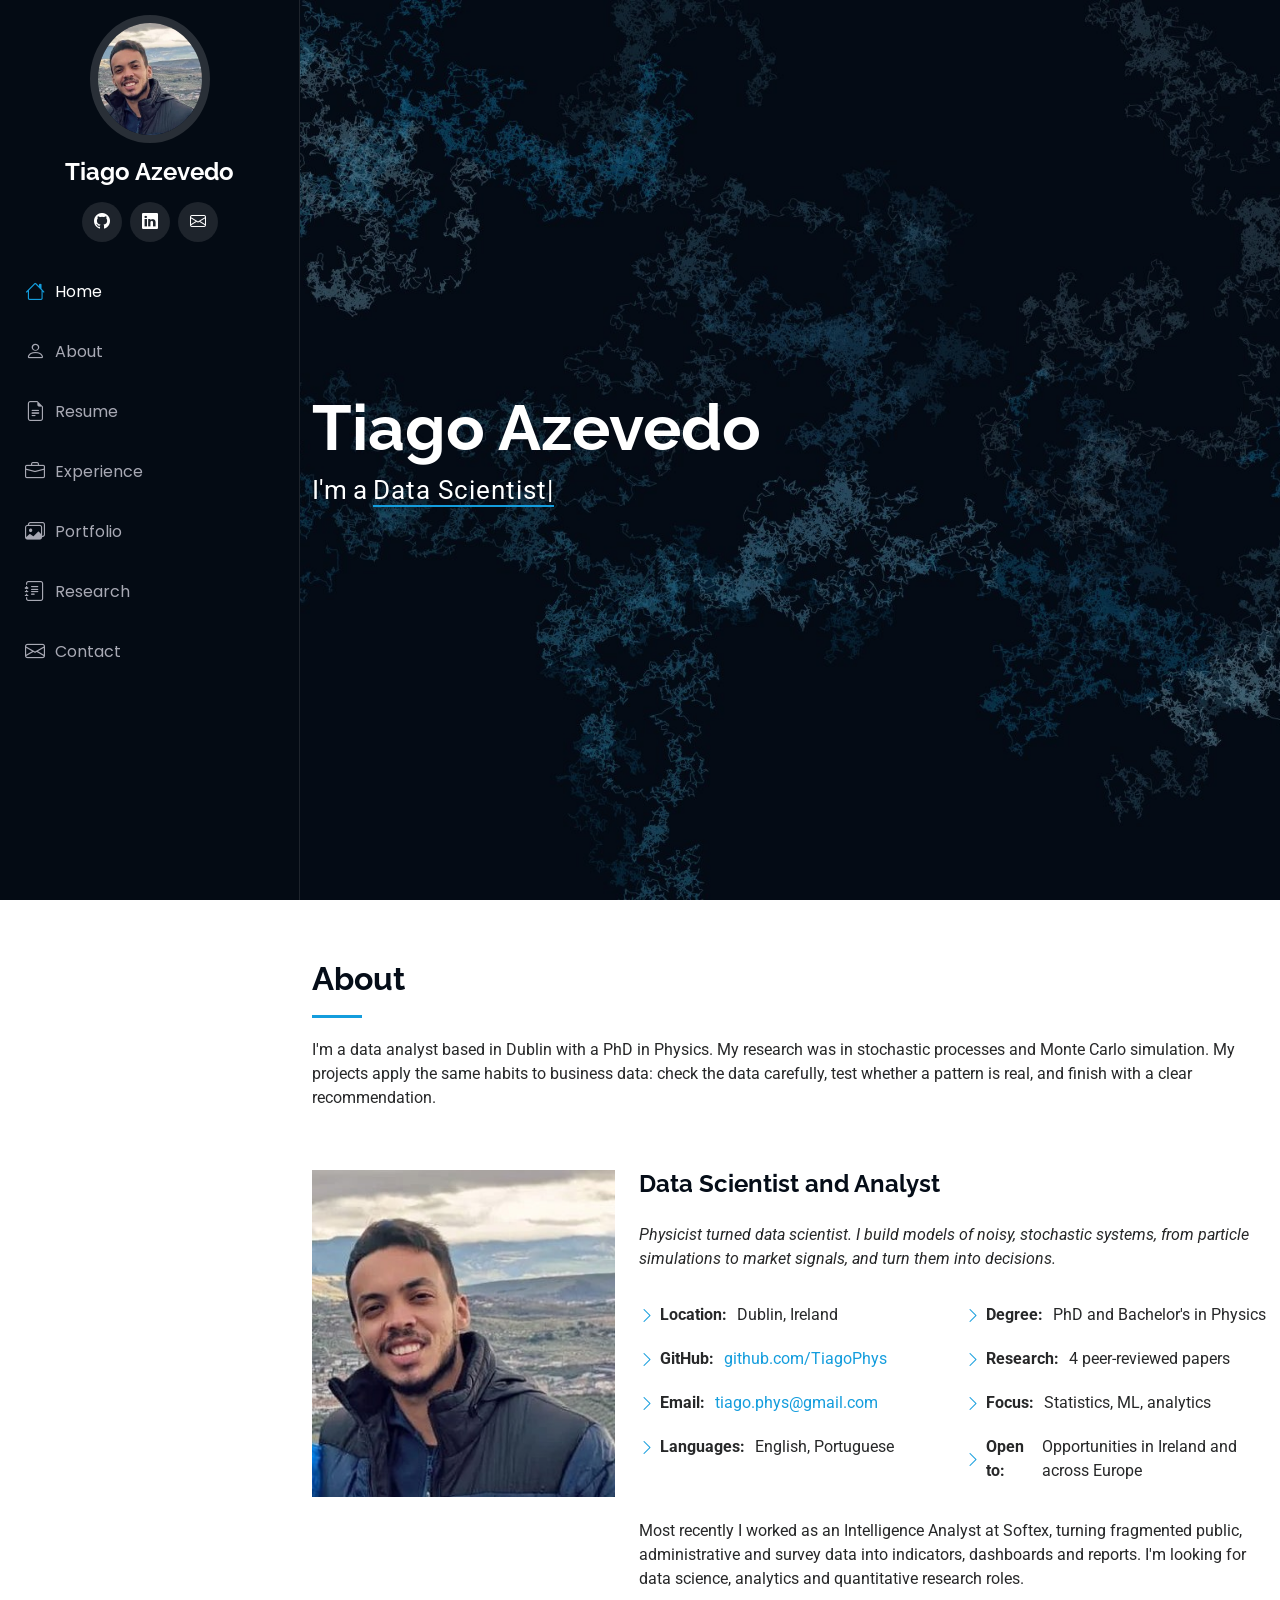
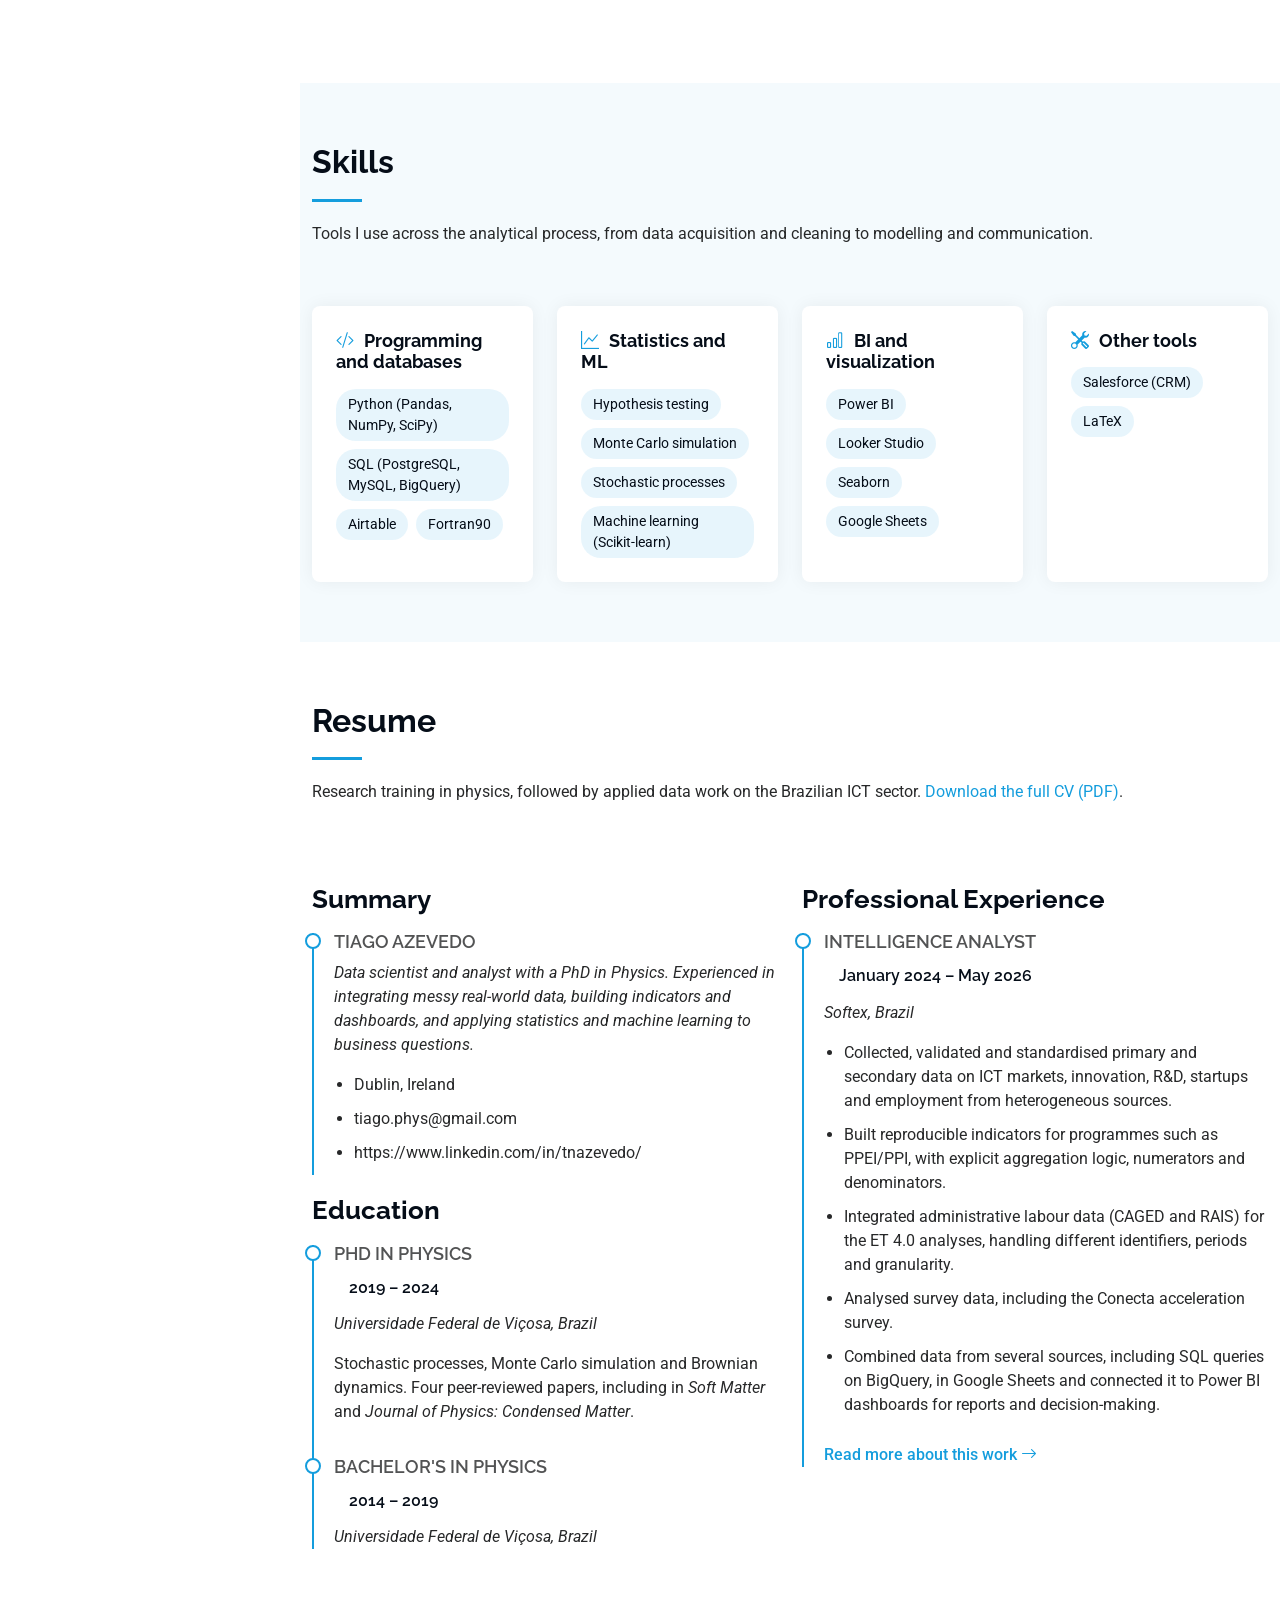
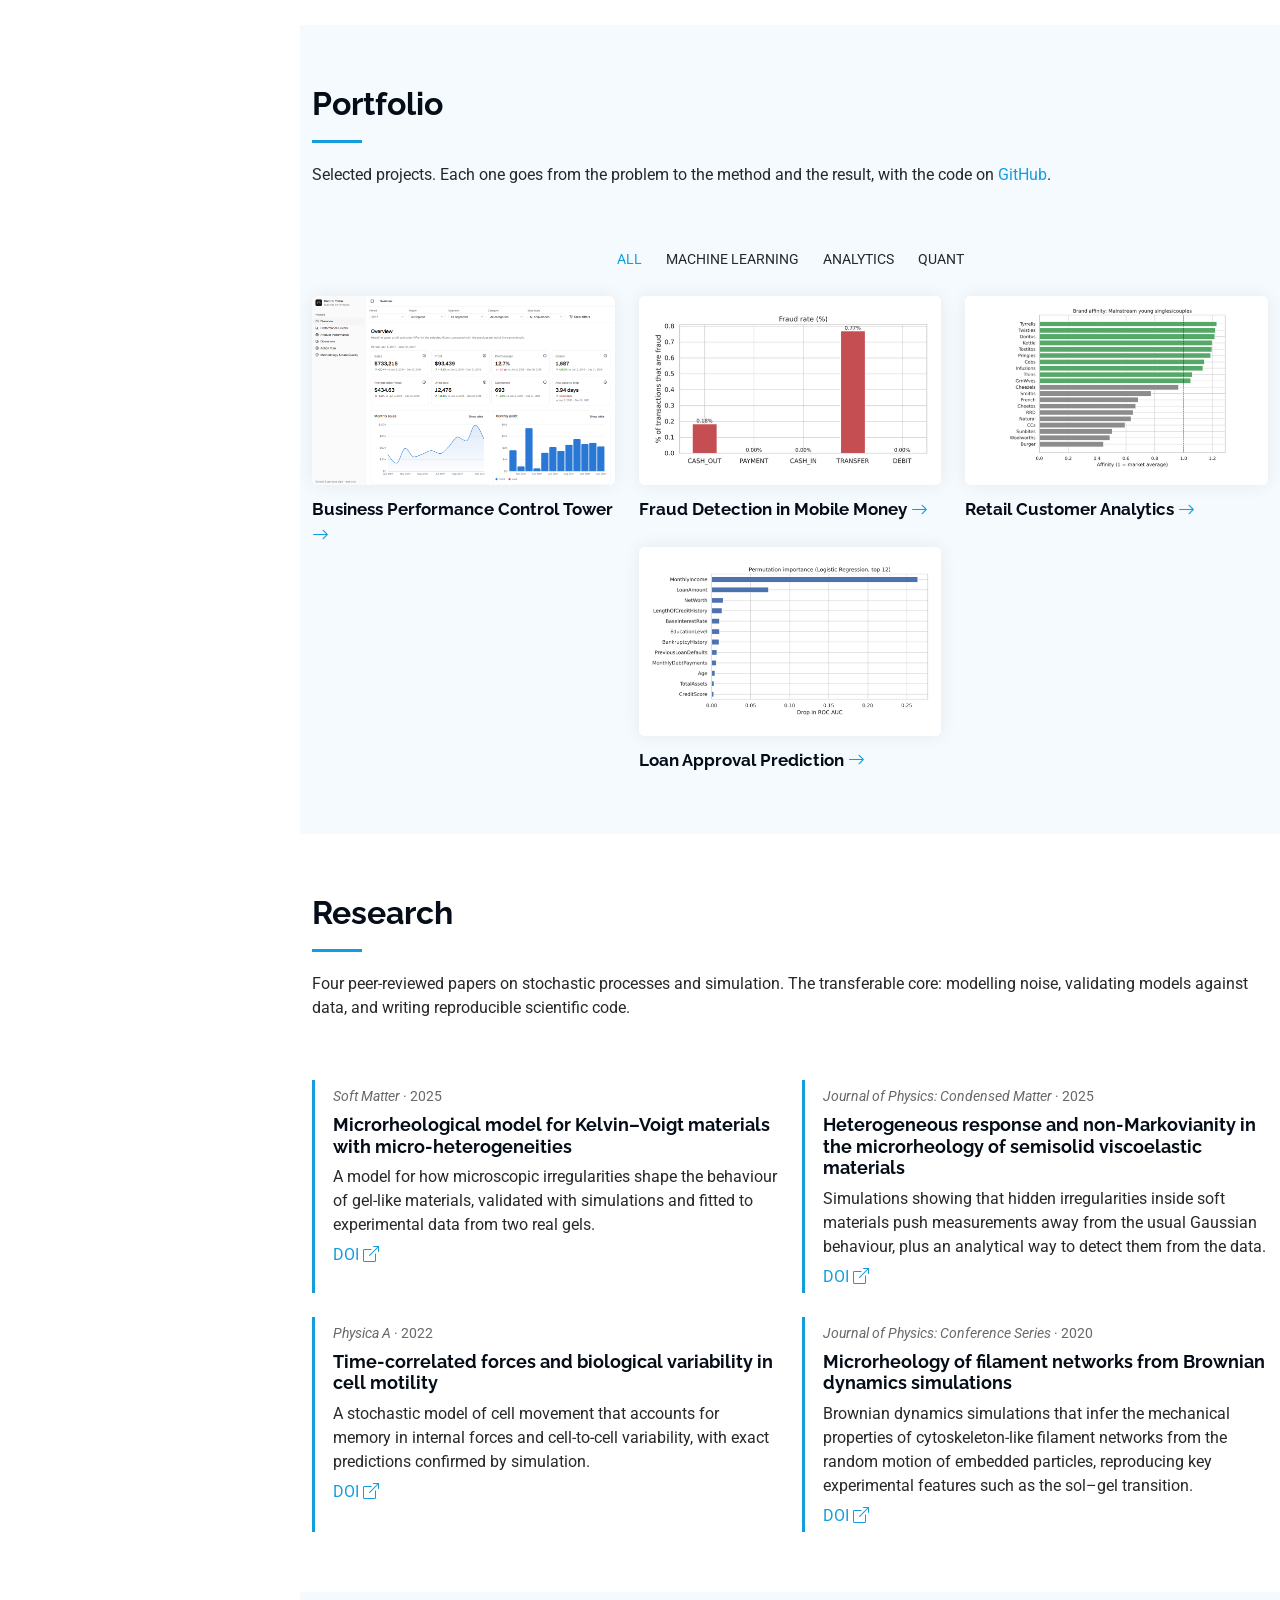
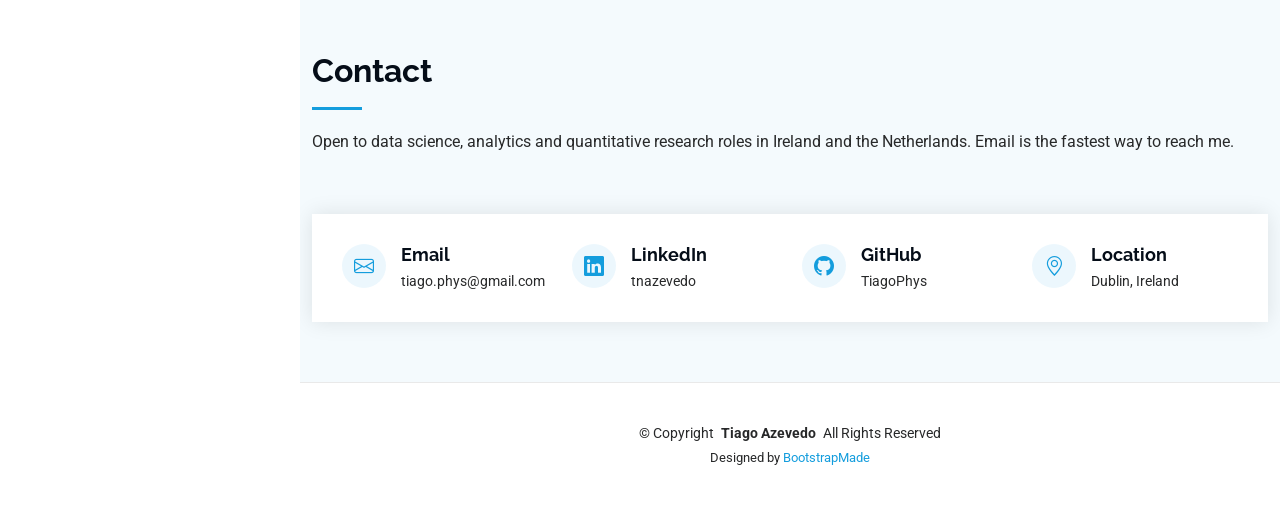
<file: index.html>
<!DOCTYPE html>
<html lang="en">

<head>
  <meta charset="utf-8">
  <meta content="width=device-width, initial-scale=1.0" name="viewport">
  <title>Tiago Azevedo | Data Scientist and Analyst</title>
  <meta name="description" content="Portfolio of Tiago Azevedo, data scientist and analyst in Dublin with a PhD in Physics: machine learning, statistics and analytics projects.">

  <!-- Fonts -->
  <link href="https://fonts.googleapis.com" rel="preconnect">
  <link href="https://fonts.gstatic.com" rel="preconnect" crossorigin>
  <link href="https://fonts.googleapis.com/css2?family=Roboto:ital,wght@0,300;0,400;0,500;0,700;1,400&family=Poppins:wght@300;400;500;600;700&family=Raleway:wght@400;500;600;700&display=swap" rel="stylesheet">

  <!-- Vendor CSS -->
  <link href="assets/vendor/bootstrap/css/bootstrap.min.css" rel="stylesheet">
  <link href="assets/vendor/bootstrap-icons/bootstrap-icons.css" rel="stylesheet">
  <link href="assets/vendor/aos/aos.css" rel="stylesheet">
  <link href="assets/vendor/glightbox/css/glightbox.min.css" rel="stylesheet">
  <link href="assets/vendor/swiper/swiper-bundle.min.css" rel="stylesheet">

  <!-- Template CSS + my changes -->
  <link href="assets/css/main.css" rel="stylesheet">
  <link href="assets/css/custom.css" rel="stylesheet">
</head>

<body class="index-page">

  <header id="header" class="header dark-background d-flex flex-column">
    <i class="header-toggle d-xl-none bi bi-list"></i>

    <div class="profile-img">
      <img src="assets/img/profile.jpg" alt="Tiago Azevedo" class="img-fluid rounded-circle">
    </div>

    <a href="index.html" class="logo d-flex align-items-center justify-content-center">
      <h1 class="sitename">Tiago Azevedo</h1>
    </a>

    <div class="social-links text-center">
      <a href="https://github.com/TiagoPhys" class="github" title="GitHub" target="_blank" rel="noopener"><i class="bi bi-github"></i></a>
      <a href="https://www.linkedin.com/in/tnazevedo/" class="linkedin" title="LinkedIn" target="_blank" rel="noopener"><i class="bi bi-linkedin"></i></a>
      <a href="mailto:tiago.phys@gmail.com" title="Email"><i class="bi bi-envelope"></i></a>
    </div>

    <nav id="navmenu" class="navmenu">
      <ul>
        <li><a href="#hero" class="active"><i class="bi bi-house navicon"></i> Home</a></li>
        <li><a href="#about"><i class="bi bi-person navicon"></i> About</a></li>
        <li><a href="#resume"><i class="bi bi-file-earmark-text navicon"></i> Resume</a></li>
		<li><a href="experience.html"><i class="bi bi-briefcase navicon"></i> Experience</a></li>
        <li><a href="#portfolio"><i class="bi bi-images navicon"></i> Portfolio</a></li>
        <li><a href="#research"><i class="bi bi-journal-text navicon"></i> Research</a></li>
        <li><a href="#contact"><i class="bi bi-envelope navicon"></i> Contact</a></li>
      </ul>
    </nav>

  </header>

  <main class="main">

    <!-- Hero -->
    <section id="hero" class="hero section dark-background">
      <img src="assets/img/hero-bg.jpg" alt="" data-aos="fade-in">
      <div class="container" data-aos="fade-up" data-aos-delay="100">
        <h2>Tiago Azevedo</h2>
        <p>I'm a <span class="typed" data-typed-items="Data Scientist, Data Analyst, Quantitative Researcher, Physicist">Data Scientist</span><span class="typed-cursor typed-cursor--blink" aria-hidden="true"></span></p>
      </div>
    </section>

    <!-- About -->
    <section id="about" class="about section">

      <div class="container section-title" data-aos="fade-up">
        <h2>About</h2>
        <p>I'm a data analyst based in Dublin with a PhD in Physics. My research was in stochastic processes and Monte Carlo simulation. My projects apply the same habits to business data: check the data carefully, test whether a pattern is real, and finish with a clear recommendation.</p>
      </div>

      <div class="container" data-aos="fade-up" data-aos-delay="100">
        <div class="row gy-4 justify-content-center">
          <div class="col-lg-4">
            <img src="assets/img/profile.jpg" class="img-fluid" alt="Tiago Azevedo">
          </div>
          <div class="col-lg-8 content">
            <h2>Data Scientist and Analyst</h2>
            <p class="fst-italic py-3">
              Physicist turned data scientist. I build models of noisy, stochastic systems, from particle simulations to market signals, and turn them into decisions.
            </p>
            <div class="row">
              <div class="col-lg-6">
                <ul>
                  <li><i class="bi bi-chevron-right"></i> <strong>Location:</strong> <span>Dublin, Ireland</span></li>
                  <li><i class="bi bi-chevron-right"></i> <strong>GitHub:</strong> <span><a href="https://github.com/TiagoPhys" target="_blank" rel="noopener">github.com/TiagoPhys</a></span></li>
                  <li><i class="bi bi-chevron-right"></i> <strong>Email:</strong> <span><a href="mailto:tiago.phys@gmail.com">tiago.phys@gmail.com</a></span></li>
                  <li><i class="bi bi-chevron-right"></i> <strong>Languages:</strong> <span>English, Portuguese</span></li>
                </ul>
              </div>
              <div class="col-lg-6">
                <ul>
                  <li><i class="bi bi-chevron-right"></i> <strong>Degree:</strong> <span>PhD and Bachelor's in Physics</span></li>
                  <li><i class="bi bi-chevron-right"></i> <strong>Research:</strong> <span>4 peer-reviewed papers</span></li>
                  <li><i class="bi bi-chevron-right"></i> <strong>Focus:</strong> <span>Statistics, ML, analytics</span></li>
                  <li><i class="bi bi-chevron-right"></i> <strong>Open to:</strong> <span>Opportunities in Ireland and across Europe</span></li>
                </ul>
              </div>
            </div>
            <p class="py-3">
              Most recently I worked as an Intelligence Analyst at Softex, turning fragmented public, administrative and survey data into indicators, dashboards and reports. I'm looking for data science, analytics and quantitative research roles.
            </p>
          </div>
        </div>
      </div>

    </section>

    <!-- Skills -->
    <section id="skills" class="skills section light-background">

      <div class="container section-title" data-aos="fade-up">
        <h2>Skills</h2>
        <p>Tools I use across the analytical process, from data acquisition and cleaning to modelling and communication.</p>
      </div>

      <div class="container" data-aos="fade-up" data-aos-delay="100">
  <div class="row gy-4">
    <div class="col-lg-3 col-md-6">
      <div class="skill-group">
        <h3><i class="bi bi-code-slash"></i> Programming and databases</h3>
        <ul class="skill-tags">
          <li>Python (Pandas, NumPy, SciPy)</li><li>SQL (PostgreSQL, MySQL, BigQuery)</li><li>Airtable</li><li>Fortran90</li>
        </ul>
      </div>
    </div>
    <div class="col-lg-3 col-md-6">
      <div class="skill-group">
        <h3><i class="bi bi-graph-up"></i> Statistics and ML</h3>
        <ul class="skill-tags">
          <li>Hypothesis testing</li><li>Monte Carlo simulation</li><li>Stochastic processes</li><li>Machine learning (Scikit-learn)</li>
        </ul>
      </div>
    </div>
    <div class="col-lg-3 col-md-6">
      <div class="skill-group">
        <h3><i class="bi bi-bar-chart"></i> BI and visualization</h3>
        <ul class="skill-tags">
          <li>Power BI</li><li>Looker Studio</li><li>Seaborn</li><li>Google Sheets</li>
        </ul>
      </div>
    </div>
    <div class="col-lg-3 col-md-6">
      <div class="skill-group">
        <h3><i class="bi bi-tools"></i> Other tools</h3>
        <ul class="skill-tags">
          <li>Salesforce (CRM)</li><li>LaTeX</li>
        </ul>
      </div>
    </div>
  </div>
</div>

    </section>

    <!-- Resume -->
    <section id="resume" class="resume section">

      <div class="container section-title" data-aos="fade-up">
        <h2>Resume</h2>
        <p>Research training in physics, followed by applied data work on the Brazilian ICT sector. <a href="files/cv.pdf" target="_blank">Download the full CV (PDF)</a>.</p>
      </div>

      <div class="container">
        <div class="row">

          <div class="col-lg-6" data-aos="fade-up" data-aos-delay="100">
            <h3 class="resume-title">Summary</h3>
            <div class="resume-item pb-0">
              <h4>Tiago Azevedo</h4>
              <p><em>Data scientist and analyst with a PhD in Physics. Experienced in integrating messy real-world data, building indicators and dashboards, and applying statistics and machine learning to business questions.</em></p>
              <ul>
                <li>Dublin, Ireland</li>
                <li>tiago.phys@gmail.com</li>
                <li>https://www.linkedin.com/in/tnazevedo/</li>
              </ul>
            </div>

            <h3 class="resume-title">Education</h3>
            <div class="resume-item">
              <h4>PhD in Physics</h4>
              <h5>2019 – 2024</h5>
              <p><em>Universidade Federal de Viçosa, Brazil</em></p>
              <p>Stochastic processes, Monte Carlo simulation and Brownian dynamics. Four peer-reviewed papers, including in <em>Soft Matter</em> and <em>Journal of Physics: Condensed Matter</em>.</p>
            </div>

            <div class="resume-item">
              <h4>Bachelor's in Physics</h4>
              <h5>2014 – 2019</h5>
              <p><em>Universidade Federal de Viçosa, Brazil</em></p>
            </div>
          </div>

          <div class="col-lg-6" data-aos="fade-up" data-aos-delay="200">
            <h3 class="resume-title">Professional Experience</h3>
            <div class="resume-item">
              <h4>Intelligence Analyst</h4>
              <h5>January 2024 – May 2026</h5>
              <p><em>Softex, Brazil</em></p>
              <ul>
                <li>Collected, validated and standardised primary and secondary data on ICT markets, innovation, R&amp;D, startups and employment from heterogeneous sources.</li>
                <li>Built reproducible indicators for programmes such as PPEI/PPI, with explicit aggregation logic, numerators and denominators.</li>
                <li>Integrated administrative labour data (CAGED and RAIS) for the ET 4.0 analyses, handling different identifiers, periods and granularity.</li>
                <li>Analysed survey data, including the Conecta acceleration survey.</li>
                <li>Combined data from several sources, including SQL queries on BigQuery, in Google Sheets and connected it to Power BI dashboards for reports and decision-making.</li>
              </ul>
              <p><a href="experience.html">Read more about this work <i class="bi bi-arrow-right"></i></a></p>
            </div>
          </div>

        </div>
      </div>

    </section>

    <!-- Portfolio -->
    <section id="portfolio" class="portfolio section light-background">

      <div class="container section-title" data-aos="fade-up">
        <h2>Portfolio</h2>
        <p>Selected projects. Each one goes from the problem to the method and the result, with the code on <a href="https://github.com/TiagoPhys/Data-Analysis-Portfolio" target="_blank" rel="noopener">GitHub</a>.</p>
      </div>

      <div class="container">
        <div class="isotope-layout" data-default-filter="*" data-layout="masonry" data-sort="original-order">

          <ul class="portfolio-filters isotope-filters" data-aos="fade-up" data-aos-delay="100">
            <li data-filter="*" class="filter-active">All</li>
            <li data-filter=".filter-ml">Machine Learning</li>
            <li data-filter=".filter-analytics">Analytics</li>
            <li data-filter=".filter-quant">Quant</li>
          </ul>

          <div class="row gy-4 isotope-container" data-aos="fade-up" data-aos-delay="200">

            <div class="col-lg-4 col-md-6 portfolio-item isotope-item filter-analytics">
              <div class="portfolio-content">
                <img src="assets/img/projects/business-performance-control-tower.png" class="img-fluid" alt="Business Performance Control Tower">
                <div class="portfolio-info">
                  <h4>Business Performance Control Tower</h4>
                  <p>Full-stack analytics app: Python pipeline, SQL API and a live React dashboard</p>
                  <a href="assets/img/projects/business-performance-control-tower.png" title="Business Performance Control Tower" data-gallery="portfolio-gallery" class="glightbox preview-link"><i class="bi bi-zoom-in"></i></a>
                  <a href="projects/business-performance-control-tower.html" title="More details" class="details-link"><i class="bi bi-link-45deg"></i></a>
                </div>
              </div>
              <a class="portfolio-caption" href="projects/business-performance-control-tower.html">Business Performance Control Tower <i class="bi bi-arrow-right"></i></a>
            </div>

            <div class="col-lg-4 col-md-6 portfolio-item isotope-item filter-ml">
              <div class="portfolio-content">
                <img src="assets/img/projects/fraud-detection.png" class="img-fluid" alt="Fraud Detection in Mobile Money">
                <div class="portfolio-info">
                  <h4>Fraud Detection in Mobile Money</h4>
                  <p>XGBoost on 6.3M imbalanced transactions, ROC AUC 0.956</p>
                  <a href="assets/img/projects/fraud-detection.png" title="Fraud Detection in Mobile Money" data-gallery="portfolio-gallery" class="glightbox preview-link"><i class="bi bi-zoom-in"></i></a>
                  <a href="projects/fraud-detection.html" title="More details" class="details-link"><i class="bi bi-link-45deg"></i></a>
                </div>
              </div>
              <a class="portfolio-caption" href="projects/fraud-detection.html">Fraud Detection in Mobile Money <i class="bi bi-arrow-right"></i></a>
            </div>

            <div class="col-lg-4 col-md-6 portfolio-item isotope-item filter-analytics">
              <div class="portfolio-content">
                <img src="assets/img/projects/retail-customer-analytics.png" class="img-fluid" alt="Retail Customer Analytics">
                <div class="portfolio-info">
                  <h4>Retail Customer Analytics</h4>
                  <p>Segmentation and hypothesis testing on 265,000 transactions</p>
                  <a href="assets/img/projects/retail-customer-analytics.png" title="Retail Customer Analytics" data-gallery="portfolio-gallery" class="glightbox preview-link"><i class="bi bi-zoom-in"></i></a>
                  <a href="projects/retail-customer-analytics.html" title="More details" class="details-link"><i class="bi bi-link-45deg"></i></a>
                </div>
              </div>
              <a class="portfolio-caption" href="projects/retail-customer-analytics.html">Retail Customer Analytics <i class="bi bi-arrow-right"></i></a>
            </div>

            <div class="col-lg-4 col-md-6 portfolio-item isotope-item filter-ml">
              <div class="portfolio-content">
                <img src="assets/img/projects/loan-approval-prediction.png" class="img-fluid" alt="Loan Approval Prediction">
                <div class="portfolio-info">
                  <h4>Loan Approval Prediction</h4>
                  <p>Leakage checks and an interpretable model, ROC AUC 0.97</p>
                  <a href="assets/img/projects/loan-approval-prediction.png" title="Loan Approval Prediction" data-gallery="portfolio-gallery" class="glightbox preview-link"><i class="bi bi-zoom-in"></i></a>
                  <a href="projects/loan-approval-prediction.html" title="More details" class="details-link"><i class="bi bi-link-45deg"></i></a>
                </div>
              </div>
              <a class="portfolio-caption" href="projects/loan-approval-prediction.html">Loan Approval Prediction <i class="bi bi-arrow-right"></i></a>
            </div>

          </div>
        </div>
      </div>

    </section>

    <!-- Research -->
    <section id="research" class="research section">

  <div class="container section-title" data-aos="fade-up">
    <h2>Research</h2>
    <p>Four peer-reviewed papers on stochastic processes and simulation. The transferable core: modelling noise, validating models against data, and writing reproducible scientific code.</p>
  </div>

  <div class="container" data-aos="fade-up" data-aos-delay="100">
    <div class="row gy-4">
      <div class="col-lg-6">
        <div class="paper">
          <span class="paper-venue"><em>Soft Matter</em> · 2025</span>
          <h4>Microrheological model for Kelvin–Voigt materials with micro-heterogeneities</h4>
          <p>A model for how microscopic irregularities shape the behaviour of gel-like materials, validated with simulations and fitted to experimental data from two real gels.</p>
          <a href="https://doi.org/10.1039/D4SM01474J" target="_blank" rel="noopener">DOI <i class="bi bi-box-arrow-up-right"></i></a>
        </div>
      </div>
      <div class="col-lg-6">
        <div class="paper">
          <span class="paper-venue"><em>Journal of Physics: Condensed Matter</em> · 2025</span>
          <h4>Heterogeneous response and non-Markovianity in the microrheology of semisolid viscoelastic materials</h4>
          <p>Simulations showing that hidden irregularities inside soft materials push measurements away from the usual Gaussian behaviour, plus an analytical way to detect them from the data.</p>
          <a href="https://doi.org/10.1088/1361-648X/ae04bf" target="_blank" rel="noopener">DOI <i class="bi bi-box-arrow-up-right"></i></a>
        </div>
      </div>
      <div class="col-lg-6">
        <div class="paper">
          <span class="paper-venue"><em>Physica A</em> · 2022</span>
          <h4>Time-correlated forces and biological variability in cell motility</h4>
          <p>A stochastic model of cell movement that accounts for memory in internal forces and cell-to-cell variability, with exact predictions confirmed by simulation.</p>
          <a href="https://doi.org/10.1016/j.physa.2022.127909" target="_blank" rel="noopener">DOI <i class="bi bi-box-arrow-up-right"></i></a>
        </div>
      </div>
      <div class="col-lg-6">
        <div class="paper">
          <span class="paper-venue"><em>Journal of Physics: Conference Series</em> · 2020</span>
          <h4>Microrheology of filament networks from Brownian dynamics simulations</h4>
          <p>Brownian dynamics simulations that infer the mechanical properties of cytoskeleton-like filament networks from the random motion of embedded particles, reproducing key experimental features such as the sol–gel transition.</p>
		  <a href="https://doi.org/10.1088/1742-6596/1483/1/012001" target="_blank" rel="noopener">DOI <i class="bi bi-box-arrow-up-right"></i></a>
        </div>
      </div>
    </div>
  </div>

</section>

    <!-- Contact -->
    <section id="contact" class="contact section light-background">

      <div class="container section-title" data-aos="fade-up">
        <h2>Contact</h2>
        <p>Open to data science, analytics and quantitative research roles in Ireland and the Netherlands. Email is the fastest way to reach me.</p>
      </div>

      <div class="container" data-aos="fade-up" data-aos-delay="100">
        <div class="info-wrap">
          <div class="row gy-4">
            <div class="col-md-6 col-lg-3">
              <div class="info-item d-flex">
                <i class="bi bi-envelope flex-shrink-0"></i>
                <div><h3>Email</h3><p><a href="mailto:tiago.phys@gmail.com">tiago.phys@gmail.com</a></p></div>
              </div>
            </div>
            <div class="col-md-6 col-lg-3">
              <div class="info-item d-flex">
                <i class="bi bi-linkedin flex-shrink-0"></i>
                <div><h3>LinkedIn</h3><p><a href="https://www.linkedin.com/in/tnazevedo/" target="_blank" rel="noopener">tnazevedo</a></p></div>
              </div>
            </div>
            <div class="col-md-6 col-lg-3">
              <div class="info-item d-flex">
                <i class="bi bi-github flex-shrink-0"></i>
                <div><h3>GitHub</h3><p><a href="https://github.com/TiagoPhys" target="_blank" rel="noopener">TiagoPhys</a></p></div>
              </div>
            </div>
            <div class="col-md-6 col-lg-3">
              <div class="info-item d-flex">
                <i class="bi bi-geo-alt flex-shrink-0"></i>
                <div><h3>Location</h3><p>Dublin, Ireland</p></div>
              </div>
            </div>
          </div>
        </div>
      </div>

    </section>

  </main>

  <footer id="footer" class="footer position-relative">
    <div class="container">
      <div class="copyright text-center">
        <p>© <span>Copyright</span> <strong class="px-1 sitename">Tiago Azevedo</strong> <span>All Rights Reserved</span></p>
      </div>
      <div class="credits">
        <!-- The free template licence requires keeping this credit link -->
        Designed by <a href="https://bootstrapmade.com/">BootstrapMade</a>
      </div>
    </div>
  </footer>

  <a href="#" id="scroll-top" class="scroll-top d-flex align-items-center justify-content-center"><i class="bi bi-arrow-up-short"></i></a>
  <div id="preloader"></div>

  <!-- Vendor JS -->
  <script src="assets/vendor/bootstrap/js/bootstrap.bundle.min.js"></script>
  <script src="assets/vendor/aos/aos.js"></script>
  <script src="assets/vendor/typed.js/typed.umd.js"></script>
  <script src="assets/vendor/purecounter/purecounter_vanilla.js"></script>
  <script src="assets/vendor/waypoints/noframework.waypoints.js"></script>
  <script src="assets/vendor/glightbox/js/glightbox.min.js"></script>
  <script src="assets/vendor/imagesloaded/imagesloaded.pkgd.min.js"></script>
  <script src="assets/vendor/isotope-layout/isotope.pkgd.min.js"></script>
  <script src="assets/vendor/swiper/swiper-bundle.min.js"></script>

  <!-- Template JS -->
  <script src="assets/js/main.js"></script>

</body>

</html>
</file>
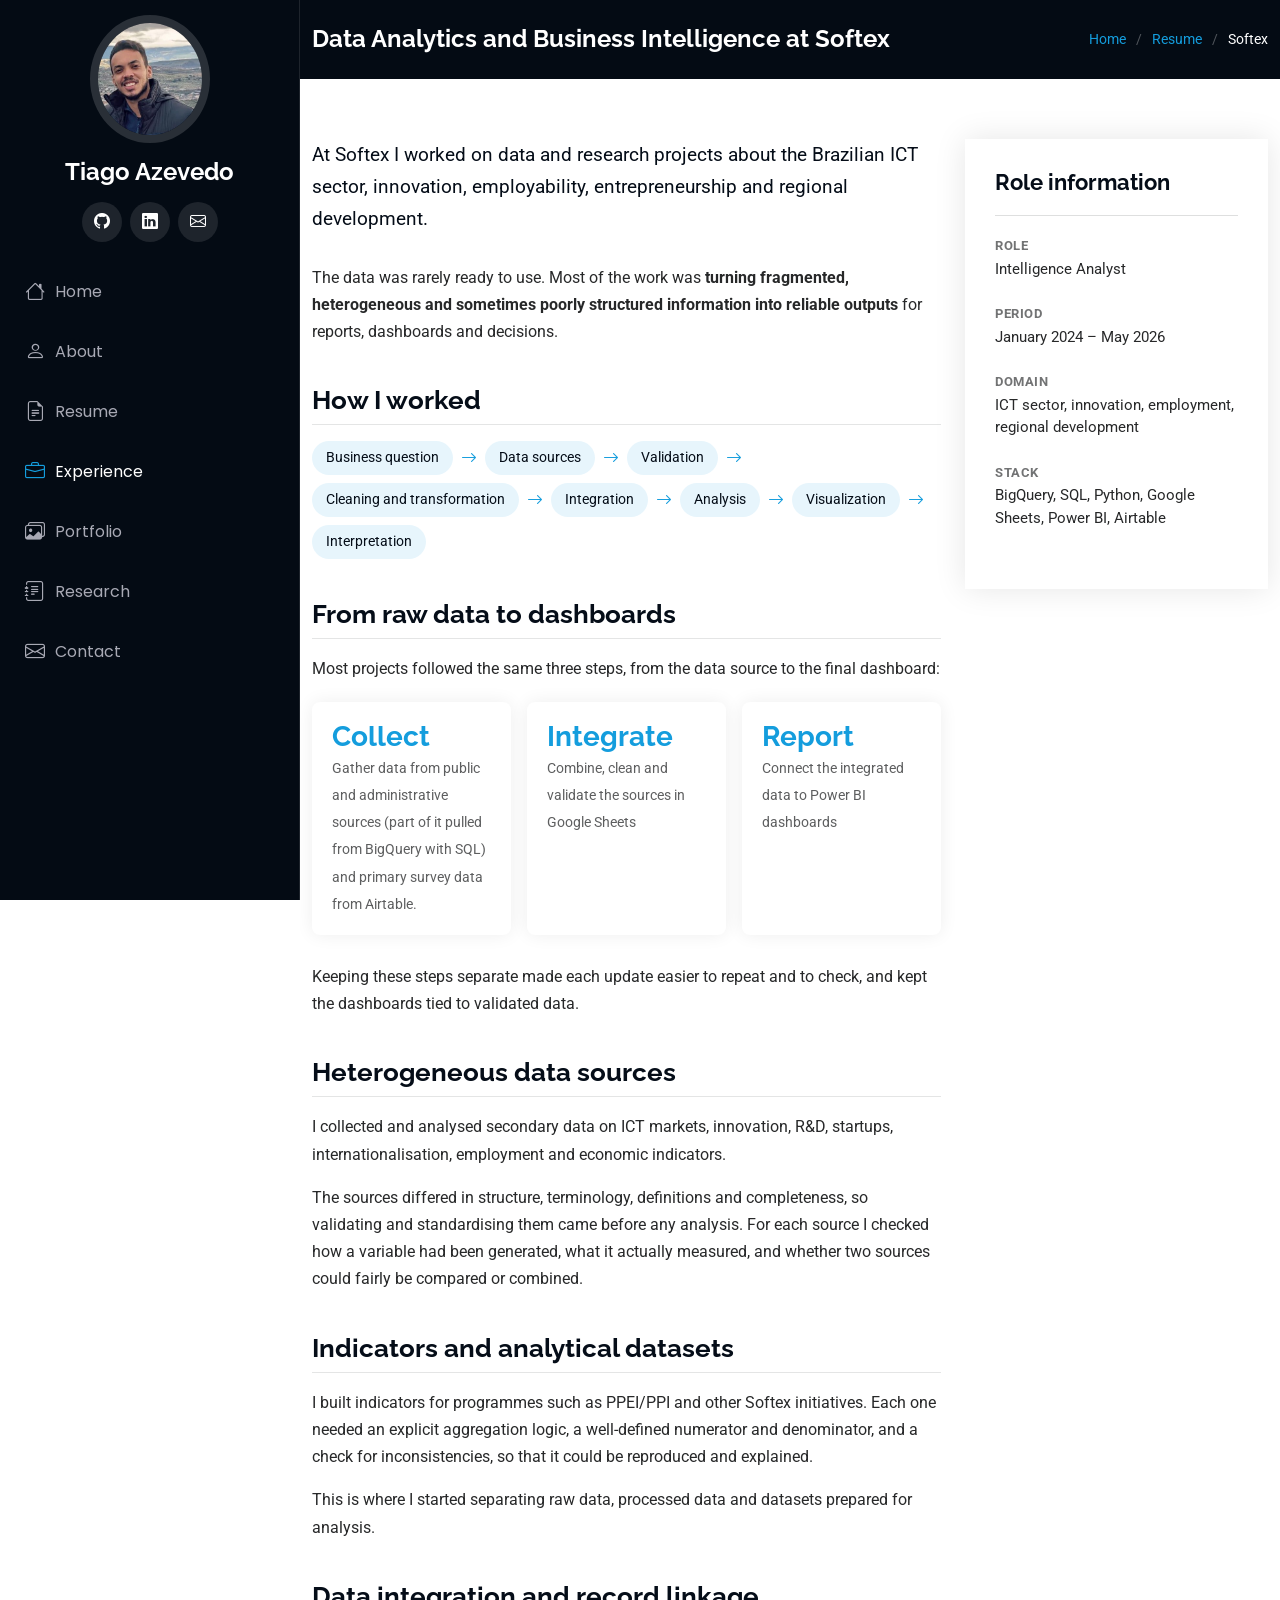
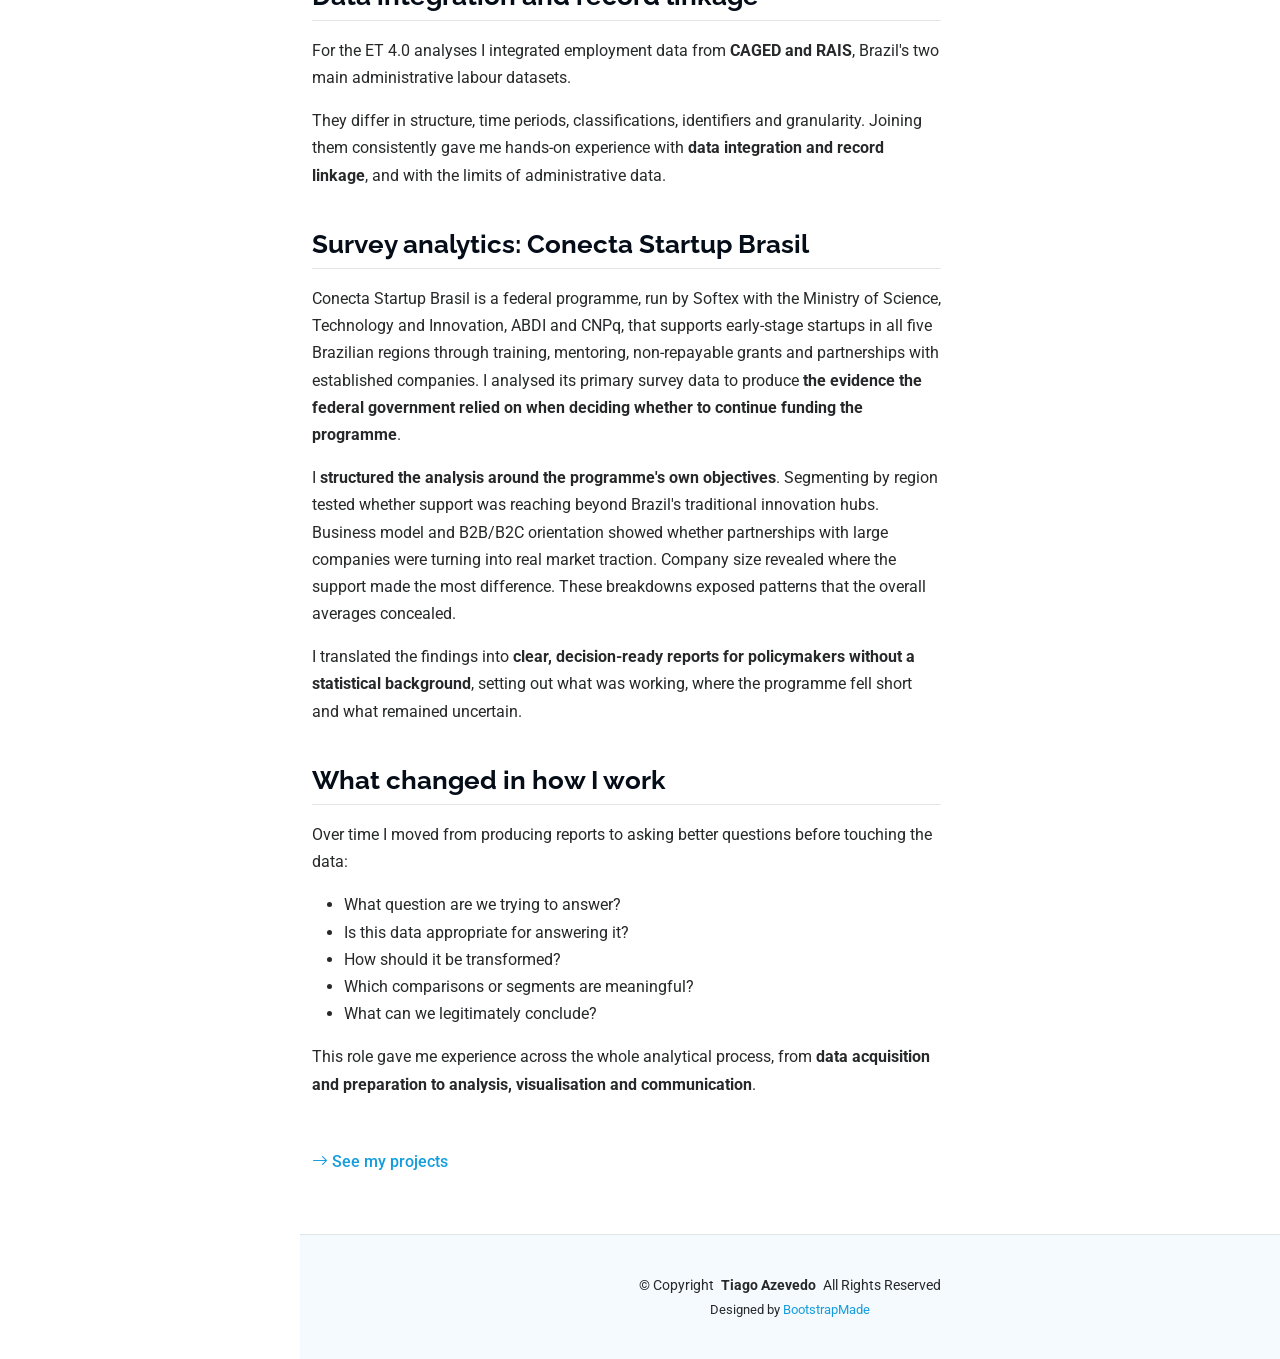
<file: experience.html>
<!DOCTYPE html>
<html lang="en">

<head>
  <meta charset="utf-8">
  <meta content="width=device-width, initial-scale=1.0" name="viewport">
  <title>Data Analytics and Business Intelligence at Softex | Tiago Azevedo</title>
  <meta name="description" content="How I worked with fragmented public, administrative and survey data to produce indicators, dashboards and reports on the Brazilian ICT sector.">

  <link href="https://fonts.googleapis.com" rel="preconnect">
  <link href="https://fonts.gstatic.com" rel="preconnect" crossorigin>
  <link href="https://fonts.googleapis.com/css2?family=Roboto:ital,wght@0,300;0,400;0,500;0,700;1,400&family=Poppins:wght@300;400;500;600;700&family=Raleway:wght@400;500;600;700&display=swap" rel="stylesheet">

  <link href="assets/vendor/bootstrap/css/bootstrap.min.css" rel="stylesheet">
  <link href="assets/vendor/bootstrap-icons/bootstrap-icons.css" rel="stylesheet">
  <link href="assets/vendor/aos/aos.css" rel="stylesheet">
  <link href="assets/vendor/glightbox/css/glightbox.min.css" rel="stylesheet">
  <link href="assets/vendor/swiper/swiper-bundle.min.css" rel="stylesheet">

  <link href="assets/css/main.css" rel="stylesheet">
  <link href="assets/css/custom.css" rel="stylesheet">
</head>

<body class="portfolio-details-page">

  <header id="header" class="header dark-background d-flex flex-column">
    <i class="header-toggle d-xl-none bi bi-list"></i>

    <div class="profile-img">
      <img src="assets/img/profile.jpg" alt="Tiago Azevedo" class="img-fluid rounded-circle">
    </div>

    <a href="index.html" class="logo d-flex align-items-center justify-content-center">
      <h1 class="sitename">Tiago Azevedo</h1>
    </a>

    <div class="social-links text-center">
      <a href="https://github.com/TiagoPhys" class="github" title="GitHub" target="_blank" rel="noopener"><i class="bi bi-github"></i></a>
      <a href="https://www.linkedin.com/in/tnazevedo/" class="linkedin" title="LinkedIn" target="_blank" rel="noopener"><i class="bi bi-linkedin"></i></a>
      <a href="mailto:tiago.phys@gmail.com" title="Email"><i class="bi bi-envelope"></i></a>
    </div>

    <nav id="navmenu" class="navmenu">
      <ul>
        <li><a href="index.html#hero"><i class="bi bi-house navicon"></i> Home</a></li>
        <li><a href="index.html#about"><i class="bi bi-person navicon"></i> About</a></li>
        <li><a href="index.html#resume"><i class="bi bi-file-earmark-text navicon"></i> Resume</a></li>
		<li><a href="experience.html" class="active"><i class="bi bi-briefcase navicon"></i> Experience</a></li>
        <li><a href="index.html#portfolio"><i class="bi bi-images navicon"></i> Portfolio</a></li>
        <li><a href="index.html#research"><i class="bi bi-journal-text navicon"></i> Research</a></li>
        <li><a href="index.html#contact"><i class="bi bi-envelope navicon"></i> Contact</a></li>
      </ul>
    </nav>

  </header>

  <main class="main">

    <div class="page-title dark-background">
      <div class="container d-lg-flex justify-content-between align-items-center">
        <h1 class="mb-2 mb-lg-0">Data Analytics and Business Intelligence at Softex</h1>
        <nav class="breadcrumbs">
          <ol>
            <li><a href="index.html">Home</a></li>
            <li><a href="index.html#resume">Resume</a></li>
            <li class="current">Softex</li>
          </ol>
        </nav>
      </div>
    </div>

    <section id="portfolio-details" class="portfolio-details section">
      <div class="container" data-aos="fade-up" data-aos-delay="100">
        <div class="row gy-4">

          <div class="col-lg-8 order-2 order-lg-1">
            <article class="case-study">
<p class="lead-text">At Softex I worked on data and research projects about the Brazilian ICT sector, innovation, employability, entrepreneurship and regional development.</p>
<p>The data was rarely ready to use. Most of the work was <strong>turning fragmented, heterogeneous and sometimes poorly structured information into reliable outputs</strong> for reports, dashboards and decisions.</p>
<h2>How I worked</h2>
<ol class="flow">
<li class="step">Business question</li>
<li class="arrow" aria-hidden="true"><i class="bi bi-arrow-right"></i></li>
<li class="step">Data sources</li>
<li class="arrow" aria-hidden="true"><i class="bi bi-arrow-right"></i></li>
<li class="step">Validation</li>
<li class="arrow" aria-hidden="true"><i class="bi bi-arrow-right"></i></li>
<li class="step">Cleaning and transformation</li>
<li class="arrow" aria-hidden="true"><i class="bi bi-arrow-right"></i></li>
<li class="step">Integration</li>
<li class="arrow" aria-hidden="true"><i class="bi bi-arrow-right"></i></li>
<li class="step">Analysis</li>
<li class="arrow" aria-hidden="true"><i class="bi bi-arrow-right"></i></li>
<li class="step">Visualization</li>
<li class="arrow" aria-hidden="true"><i class="bi bi-arrow-right"></i></li>
<li class="step">Interpretation</li>
</ol>

<h2>From raw data to dashboards</h2>
<p>Most projects followed the same three steps, from the data source to the final dashboard:</p>
<div class="metrics">
<div class="metric"><span class="value">Collect</span><span class="label">Gather data from public and administrative sources (part of it pulled from BigQuery with SQL) and primary survey data from Airtable.</span></div><div class="metric"><span class="value">Integrate</span><span class="label">Combine, clean and validate the sources in Google Sheets</span></div>
<div class="metric"><span class="value">Report</span><span class="label">Connect the integrated data to Power BI dashboards</span></div>
</div>

<p>Keeping these steps separate made each update easier to repeat and to check, and kept the dashboards tied to validated data.</p>

<h2>Heterogeneous data sources</h2>
<p>I collected and analysed secondary data on ICT markets, innovation, R&amp;D, startups, internationalisation, employment and economic indicators.</p>
<p>The sources differed in structure, terminology, definitions and completeness, so validating and standardising them came before any analysis. For each source I checked how a variable had been generated, what it actually measured, and whether two sources could fairly be compared or combined.</p>
<h2>Indicators and analytical datasets</h2>
<p>I built indicators for programmes such as PPEI/PPI and other Softex initiatives. Each one needed an explicit aggregation logic, a well-defined numerator and denominator, and a check for inconsistencies, so that it could be reproduced and explained.</p>
<p>This is where I started separating raw data, processed data and datasets prepared for analysis.</p>
<h2>Data integration and record linkage</h2>
<p>For the ET 4.0 analyses I integrated employment data from <strong>CAGED and RAIS</strong>, Brazil's two main administrative labour datasets.</p>
<p>They differ in structure, time periods, classifications, identifiers and granularity. Joining them consistently gave me hands-on experience with <strong>data integration and record linkage</strong>, and with the limits of administrative data.</p>
<h2>Survey analytics: Conecta Startup Brasil</h2>

<p>Conecta Startup Brasil is a federal programme, run by Softex with the Ministry of Science, Technology and Innovation, ABDI and CNPq, that supports early-stage startups in all five Brazilian regions through training, mentoring, non-repayable grants and partnerships with established companies. I analysed its primary survey data to produce <strong>the evidence the federal government relied on when deciding whether to continue funding the programme</strong>.</p>

<p>I <strong>structured the analysis around the programme's own objectives</strong>. Segmenting by region tested whether support was reaching beyond Brazil's traditional innovation hubs. Business model and B2B/B2C orientation showed whether partnerships with large companies were turning into real market traction. Company size revealed where the support made the most difference. These breakdowns exposed patterns that the overall averages concealed.</p>

<p>I translated the findings into <strong>clear, decision-ready reports for policymakers without a statistical background</strong>, setting out what was working, where the programme fell short and what remained uncertain.</p>

<h2>What changed in how I work</h2>
<p>Over time I moved from producing reports to asking better questions before touching the data:</p>
<ul>
<li>What question are we trying to answer?</li>
<li>Is this data appropriate for answering it?</li>
<li>How should it be transformed?</li>
<li>Which comparisons or segments are meaningful?</li>
<li>What can we legitimately conclude?</li>
</ul>
<p>This role gave me experience across the whole analytical process, from <strong>data acquisition and preparation to analysis, visualisation and communication</strong>.</p>
            </article>
            <a class="back-link" href="index.html#portfolio"><i class="bi bi-arrow-right"></i> See my projects</a>
          </div>

          <div class="col-lg-4 order-1 order-lg-2">
            <div class="portfolio-info" data-aos="fade-up" data-aos-delay="200">
              <h3>Role information</h3>
              <ul>
                <li><strong>Role</strong><span>Intelligence Analyst</span></li>
                <li><strong>Period</strong><span>January 2024 – May 2026</span></li>
                <li><strong>Domain</strong><span>ICT sector, innovation, employment, regional development</span></li>
                <li><strong>Stack</strong><span>BigQuery, SQL, Python, Google Sheets, Power BI, Airtable</span></li>
              </ul>
            </div>
          </div>

        </div>
      </div>
    </section>

  </main>

  <footer id="footer" class="footer position-relative light-background">
    <div class="container">
      <div class="copyright text-center">
        <p>© <span>Copyright</span> <strong class="px-1 sitename">Tiago Azevedo</strong> <span>All Rights Reserved</span></p>
      </div>
      <div class="credits">
        <!-- The free template licence requires keeping this credit link -->
        Designed by <a href="https://bootstrapmade.com/">BootstrapMade</a>
      </div>
    </div>
  </footer>

  <a href="#" id="scroll-top" class="scroll-top d-flex align-items-center justify-content-center"><i class="bi bi-arrow-up-short"></i></a>
  <div id="preloader"></div>

  <script src="assets/vendor/bootstrap/js/bootstrap.bundle.min.js"></script>
  <script src="assets/vendor/aos/aos.js"></script>
  <script src="assets/vendor/typed.js/typed.umd.js"></script>
  <script src="assets/vendor/purecounter/purecounter_vanilla.js"></script>
  <script src="assets/vendor/waypoints/noframework.waypoints.js"></script>
  <script src="assets/vendor/glightbox/js/glightbox.min.js"></script>
  <script src="assets/vendor/imagesloaded/imagesloaded.pkgd.min.js"></script>
  <script src="assets/vendor/isotope-layout/isotope.pkgd.min.js"></script>
  <script src="assets/vendor/swiper/swiper-bundle.min.js"></script>
  <script src="assets/js/main.js"></script>

</body>

</html>
</file>
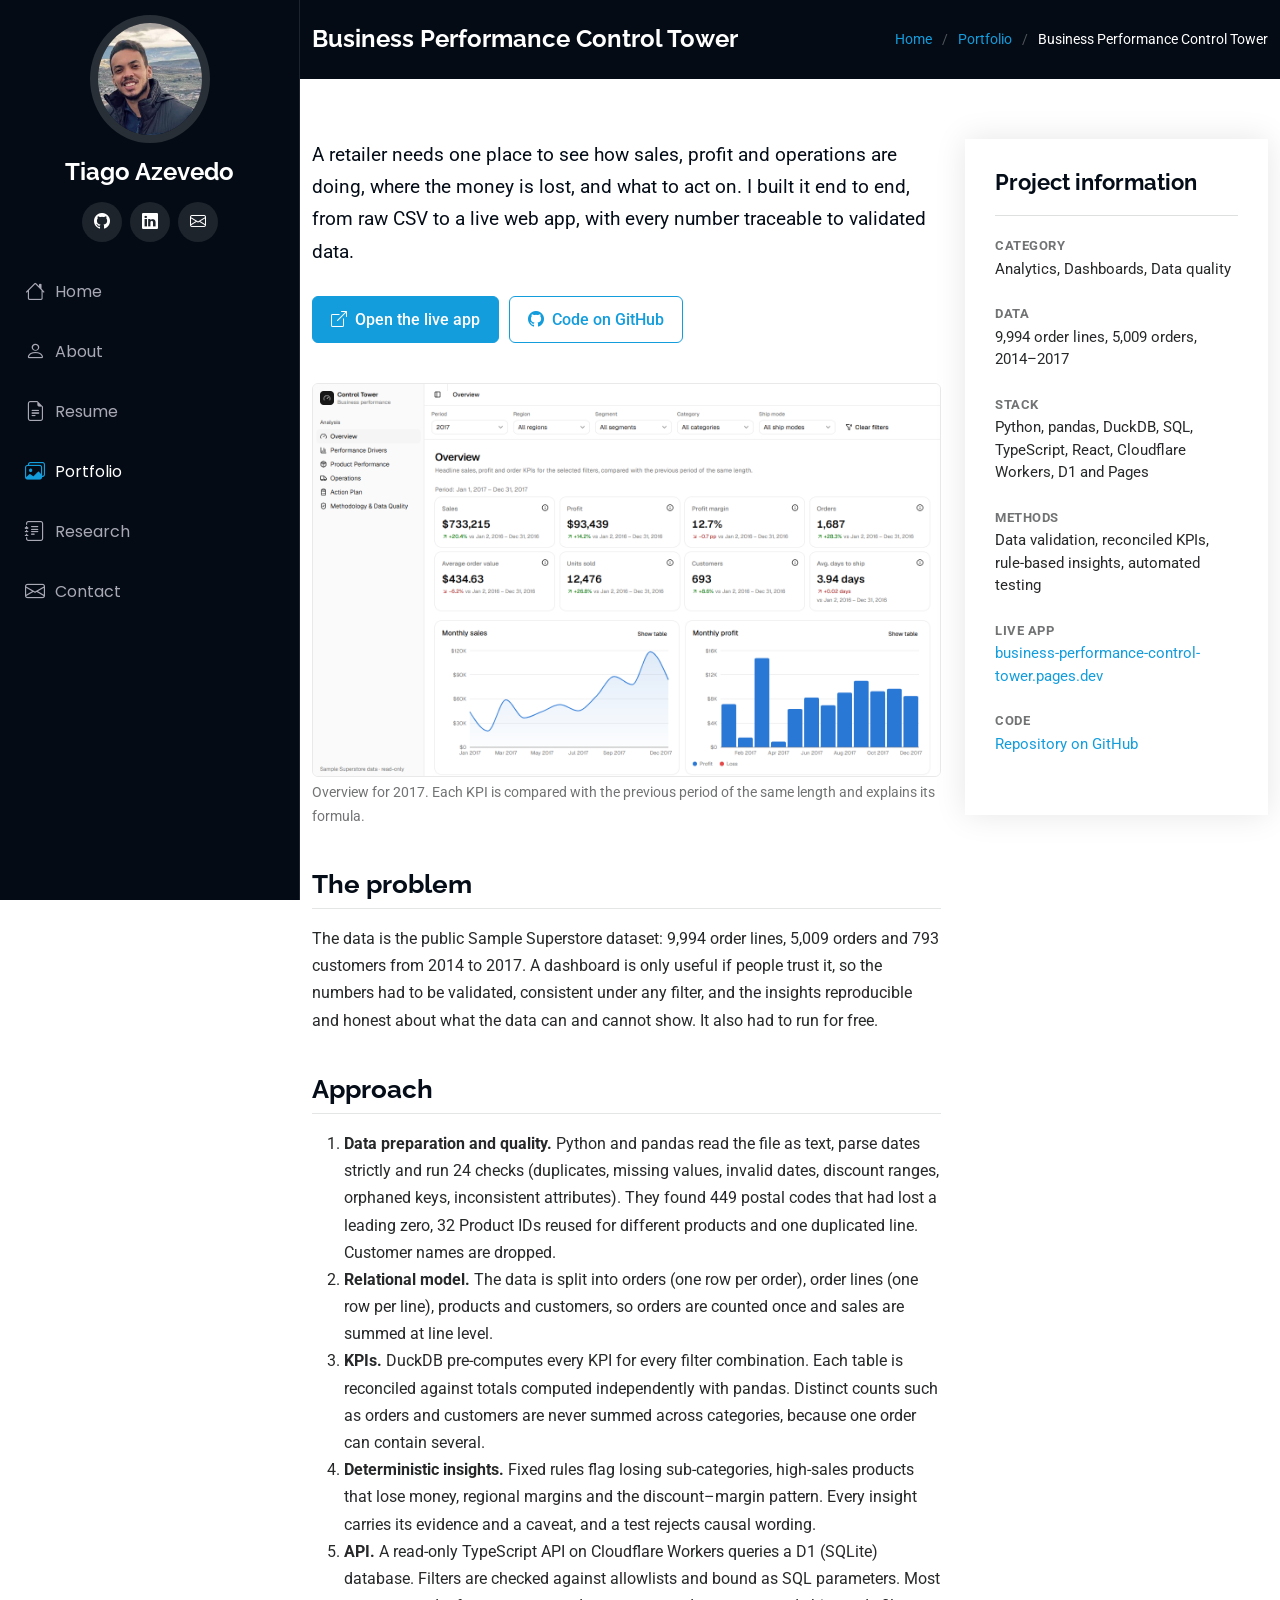
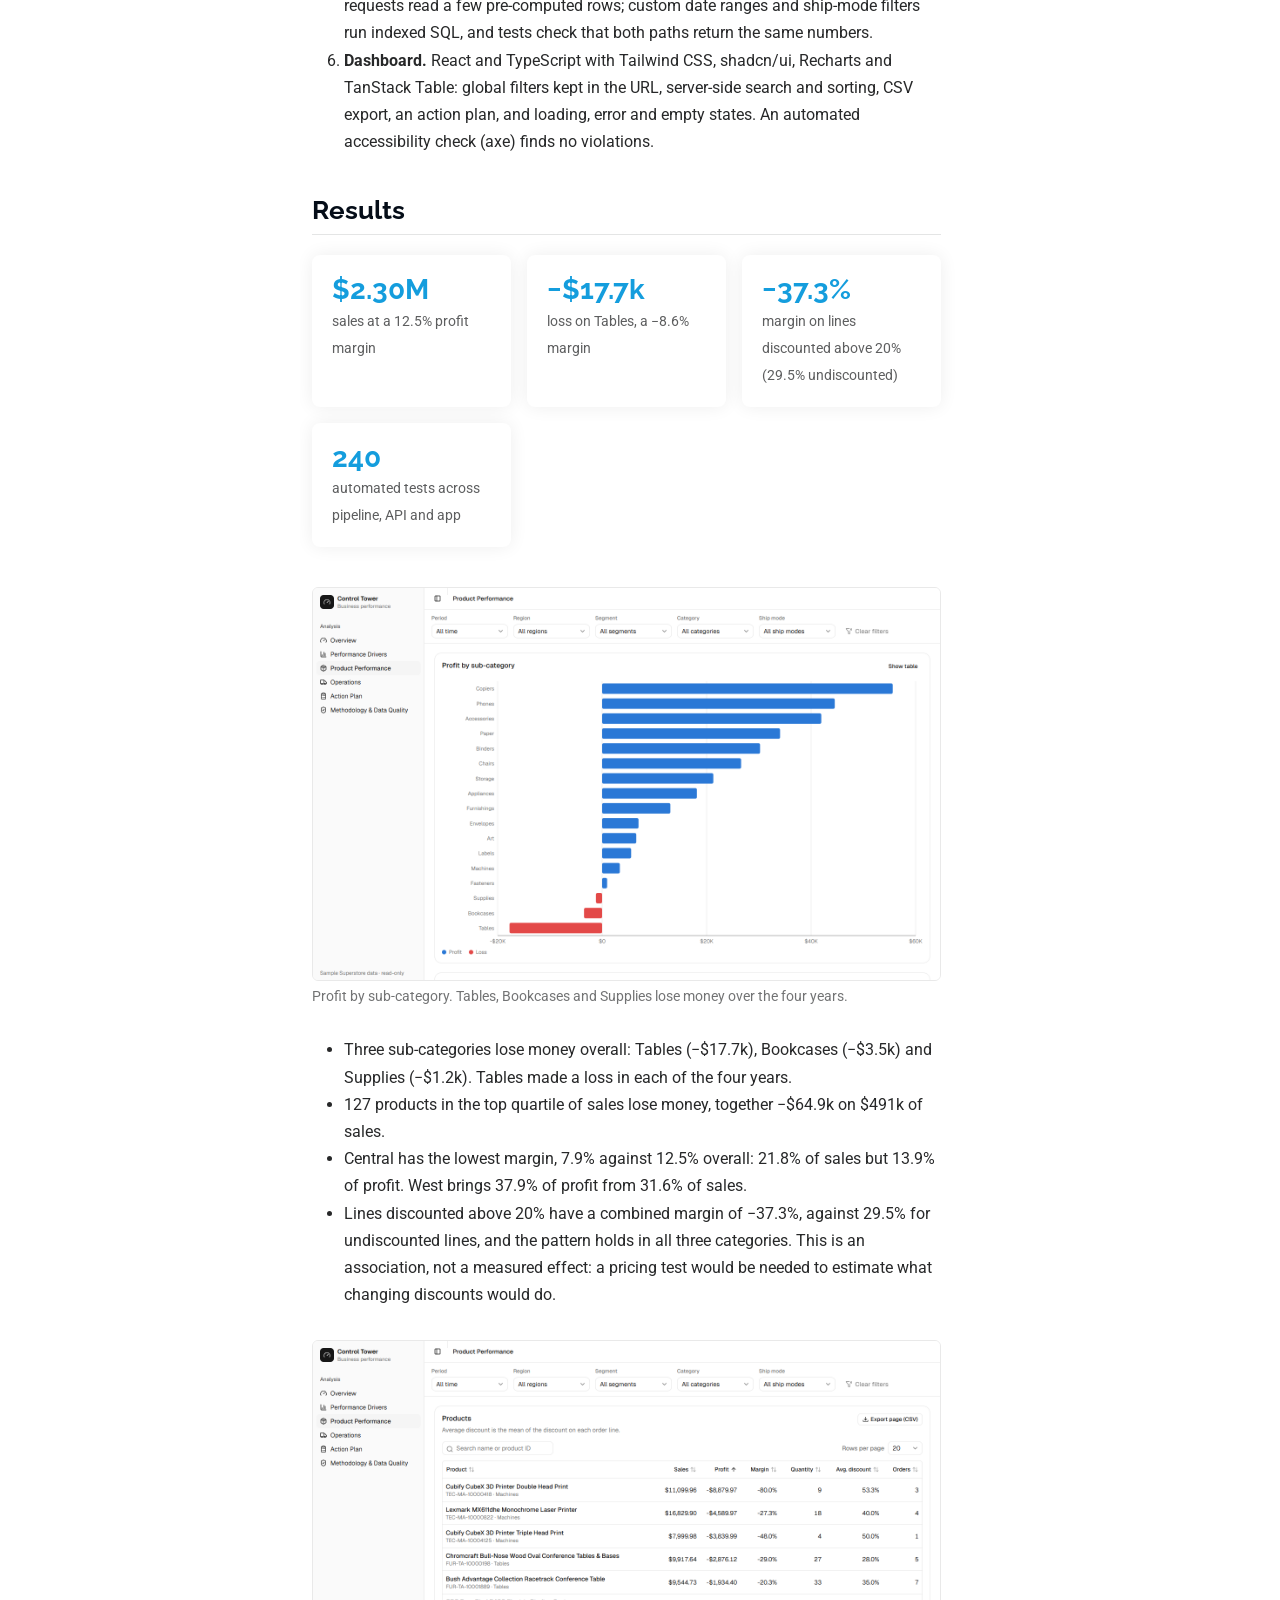
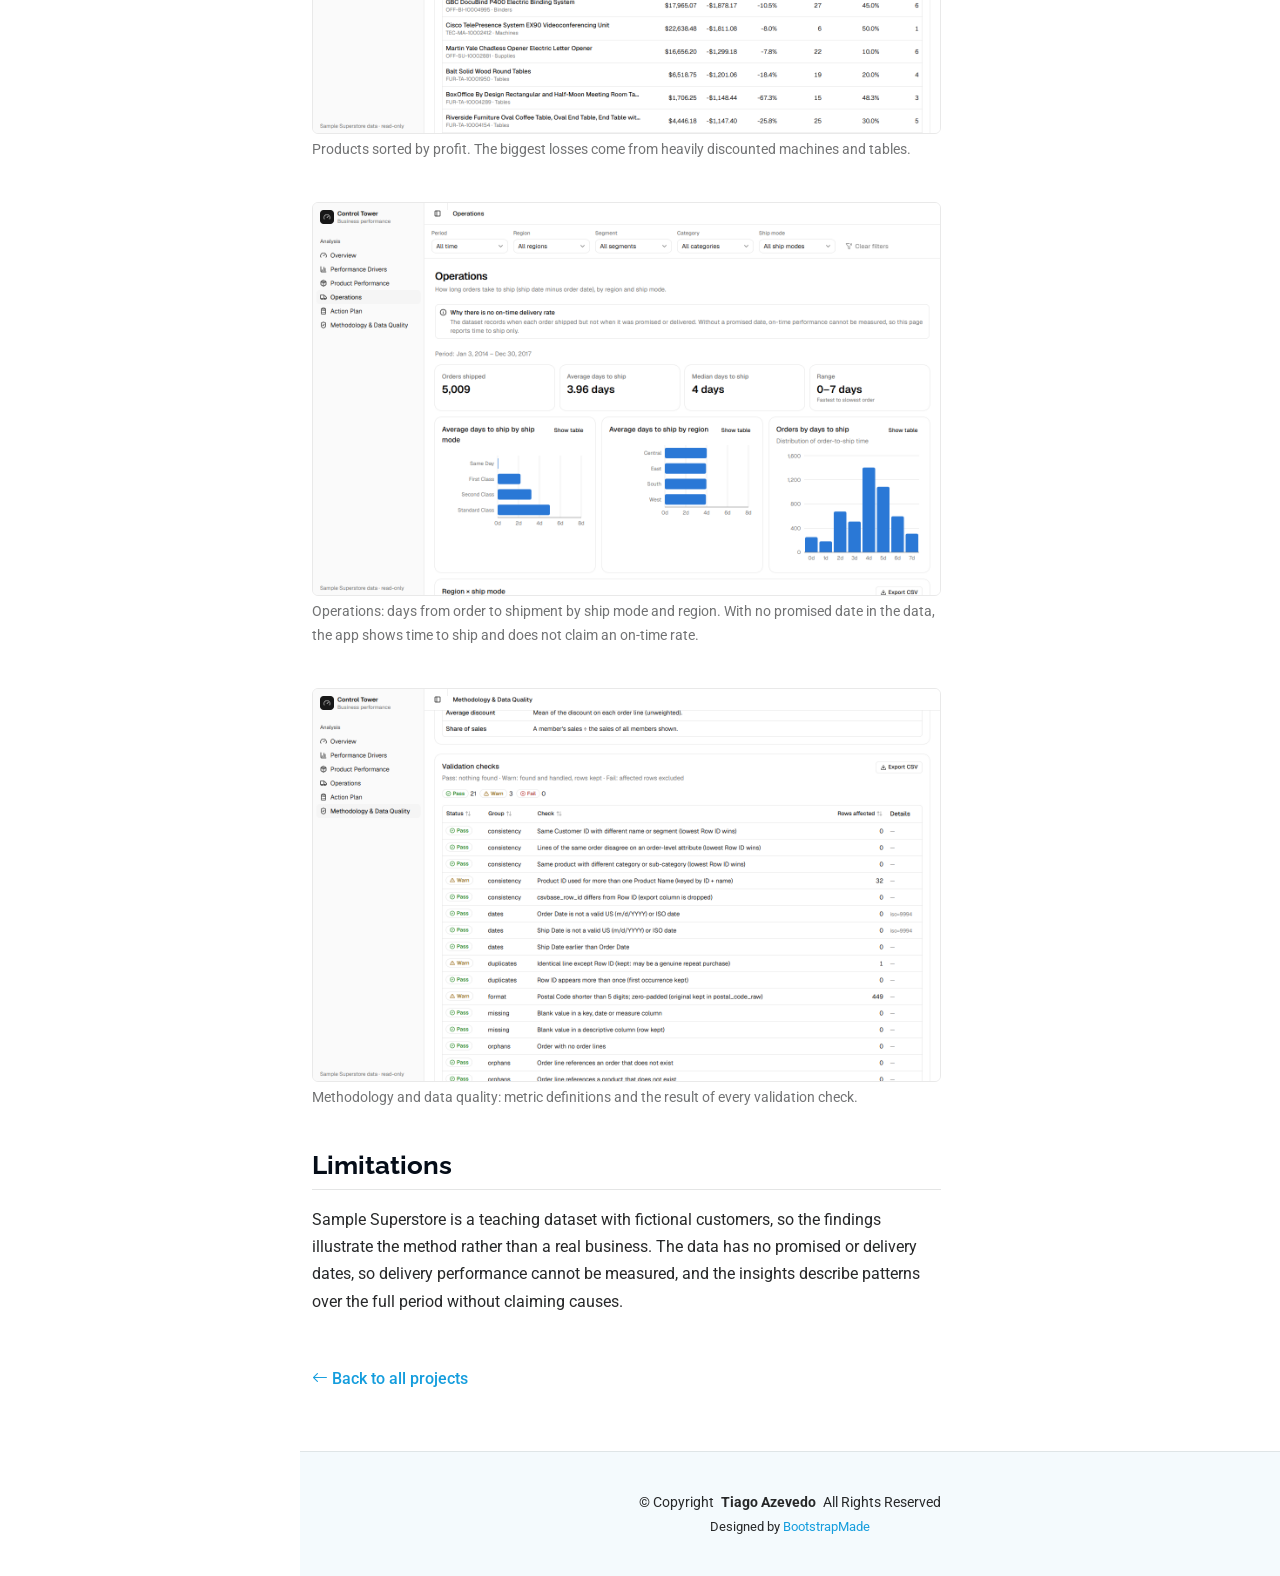
<file: projects/business-performance-control-tower.html>
<!DOCTYPE html>
<html lang="en">

<head>
  <meta charset="utf-8">
  <meta content="width=device-width, initial-scale=1.0" name="viewport">
  <title>Business Performance Control Tower | Tiago Azevedo</title>
  <meta name="description" content="A full-stack analytics app: a Python pipeline that validates the data and generates insights, a SQL API on Cloudflare Workers and D1, and a React dashboard.">

  <link href="https://fonts.googleapis.com" rel="preconnect">
  <link href="https://fonts.gstatic.com" rel="preconnect" crossorigin>
  <link href="https://fonts.googleapis.com/css2?family=Roboto:ital,wght@0,300;0,400;0,500;0,700;1,400&family=Poppins:wght@300;400;500;600;700&family=Raleway:wght@400;500;600;700&display=swap" rel="stylesheet">

  <link href="../assets/vendor/bootstrap/css/bootstrap.min.css" rel="stylesheet">
  <link href="../assets/vendor/bootstrap-icons/bootstrap-icons.css" rel="stylesheet">
  <link href="../assets/vendor/aos/aos.css" rel="stylesheet">
  <link href="../assets/vendor/glightbox/css/glightbox.min.css" rel="stylesheet">
  <link href="../assets/vendor/swiper/swiper-bundle.min.css" rel="stylesheet">

  <link href="../assets/css/main.css" rel="stylesheet">
  <link href="../assets/css/custom.css" rel="stylesheet">
</head>

<body class="portfolio-details-page">

  <header id="header" class="header dark-background d-flex flex-column">
    <i class="header-toggle d-xl-none bi bi-list"></i>

    <div class="profile-img">
      <img src="../assets/img/profile.jpg" alt="Tiago Azevedo" class="img-fluid rounded-circle">
    </div>

    <a href="../index.html" class="logo d-flex align-items-center justify-content-center">
      <h1 class="sitename">Tiago Azevedo</h1>
    </a>

    <div class="social-links text-center">
      <a href="https://github.com/TiagoPhys" class="github" title="GitHub" target="_blank" rel="noopener"><i class="bi bi-github"></i></a>
      <a href="https://www.linkedin.com/in/tnazevedo/" class="linkedin" title="LinkedIn" target="_blank" rel="noopener"><i class="bi bi-linkedin"></i></a>
      <a href="mailto:tiago.phys@gmail.com" title="Email"><i class="bi bi-envelope"></i></a>
    </div>

    <nav id="navmenu" class="navmenu">
      <ul>
        <li><a href="../index.html#hero"><i class="bi bi-house navicon"></i> Home</a></li>
        <li><a href="../index.html#about"><i class="bi bi-person navicon"></i> About</a></li>
        <li><a href="../index.html#resume"><i class="bi bi-file-earmark-text navicon"></i> Resume</a></li>
        <li><a href="../index.html#portfolio" class="active"><i class="bi bi-images navicon"></i> Portfolio</a></li>
        <li><a href="../index.html#research"><i class="bi bi-journal-text navicon"></i> Research</a></li>
        <li><a href="../index.html#contact"><i class="bi bi-envelope navicon"></i> Contact</a></li>
      </ul>
    </nav>

  </header>

  <main class="main">

    <div class="page-title dark-background">
      <div class="container d-lg-flex justify-content-between align-items-center">
        <h1 class="mb-2 mb-lg-0">Business Performance Control Tower</h1>
        <nav class="breadcrumbs">
          <ol>
            <li><a href="../index.html">Home</a></li>
            <li><a href="../index.html#portfolio">Portfolio</a></li>
            <li class="current">Business Performance Control Tower</li>
          </ol>
        </nav>
      </div>
    </div>

    <section id="portfolio-details" class="portfolio-details section">
      <div class="container" data-aos="fade-up" data-aos-delay="100">
        <div class="row gy-4">

          <div class="col-lg-8 order-2 order-lg-1">
            <article class="case-study">
<p class="lead-text">A retailer needs one place to see how sales, profit and operations are doing, where the money is lost, and what to act on. I built it end to end, from raw CSV to a live web app, with every number traceable to validated data.</p>
<div class="project-actions">
<a class="primary" href="https://business-performance-control-tower.pages.dev/" target="_blank" rel="noopener"><i class="bi bi-box-arrow-up-right"></i> Open the live app</a>
<a href="https://github.com/TiagoPhys/business-performance-control-tower" target="_blank" rel="noopener"><i class="bi bi-github"></i> Code on GitHub</a>
</div>
<figure><a href="../assets/img/projects/business-performance-control-tower/overview.png" class="glightbox" data-gallery="control-tower"><img src="../assets/img/projects/business-performance-control-tower/overview.png" alt="Overview page for 2017: eight KPI cards compared with the previous period, monthly sales and monthly profit." loading="lazy"></a><figcaption>Overview for 2017. Each KPI is compared with the previous period of the same length and explains its formula.</figcaption></figure>

<h2>The problem</h2>
<p>The data is the public Sample Superstore dataset: 9,994 order lines, 5,009 orders and 793 customers from 2014 to 2017. A dashboard is only useful if people trust it, so the numbers had to be validated, consistent under any filter, and the insights reproducible and honest about what the data can and cannot show. It also had to run for free.</p>

<h2>Approach</h2>
<ol>
<li><strong>Data preparation and quality.</strong> Python and pandas read the file as text, parse dates strictly and run 24 checks (duplicates, missing values, invalid dates, discount ranges, orphaned keys, inconsistent attributes). They found 449 postal codes that had lost a leading zero, 32 Product IDs reused for different products and one duplicated line. Customer names are dropped.</li>
<li><strong>Relational model.</strong> The data is split into orders (one row per order), order lines (one row per line), products and customers, so orders are counted once and sales are summed at line level.</li>
<li><strong>KPIs.</strong> DuckDB pre-computes every KPI for every filter combination. Each table is reconciled against totals computed independently with pandas. Distinct counts such as orders and customers are never summed across categories, because one order can contain several.</li>
<li><strong>Deterministic insights.</strong> Fixed rules flag losing sub-categories, high-sales products that lose money, regional margins and the discount–margin pattern. Every insight carries its evidence and a caveat, and a test rejects causal wording.</li>
<li><strong>API.</strong> A read-only TypeScript API on Cloudflare Workers queries a D1 (SQLite) database. Filters are checked against allowlists and bound as SQL parameters. Most requests read a few pre-computed rows; custom date ranges and ship-mode filters run indexed SQL, and tests check that both paths return the same numbers.</li>
<li><strong>Dashboard.</strong> React and TypeScript with Tailwind CSS, shadcn/ui, Recharts and TanStack Table: global filters kept in the URL, server-side search and sorting, CSV export, an action plan, and loading, error and empty states. An automated accessibility check (axe) finds no violations.</li>
</ol>

<h2>Results</h2>
<div class="metrics">
<div class="metric"><span class="value">$2.30M</span><span class="label">sales at a 12.5% profit margin</span></div>
<div class="metric"><span class="value">&minus;$17.7k</span><span class="label">loss on Tables, a &minus;8.6% margin</span></div>
<div class="metric"><span class="value">&minus;37.3%</span><span class="label">margin on lines discounted above 20% (29.5% undiscounted)</span></div>
<div class="metric"><span class="value">240</span><span class="label">automated tests across pipeline, API and app</span></div>
</div>

<figure><a href="../assets/img/projects/business-performance-control-tower/products.png" class="glightbox" data-gallery="control-tower"><img src="../assets/img/projects/business-performance-control-tower/products.png" alt="Profit by sub-category: Tables, Bookcases and Supplies lose money." loading="lazy"></a><figcaption>Profit by sub-category. Tables, Bookcases and Supplies lose money over the four years.</figcaption></figure>

<ul>
<li>Three sub-categories lose money overall: Tables (&minus;$17.7k), Bookcases (&minus;$3.5k) and Supplies (&minus;$1.2k). Tables made a loss in each of the four years.</li>
<li>127 products in the top quartile of sales lose money, together &minus;$64.9k on $491k of sales.</li>
<li>Central has the lowest margin, 7.9% against 12.5% overall: 21.8% of sales but 13.9% of profit. West brings 37.9% of profit from 31.6% of sales.</li>
<li>Lines discounted above 20% have a combined margin of &minus;37.3%, against 29.5% for undiscounted lines, and the pattern holds in all three categories. This is an association, not a measured effect: a pricing test would be needed to estimate what changing discounts would do.</li>
</ul>

<figure><a href="../assets/img/projects/business-performance-control-tower/product-table.png" class="glightbox" data-gallery="control-tower"><img src="../assets/img/projects/business-performance-control-tower/product-table.png" alt="Product table sorted by profit, with sales, margin, quantity, average discount and orders." loading="lazy"></a><figcaption>Products sorted by profit. The biggest losses come from heavily discounted machines and tables.</figcaption></figure>

<figure><a href="../assets/img/projects/business-performance-control-tower/operations.png" class="glightbox" data-gallery="control-tower"><img src="../assets/img/projects/business-performance-control-tower/operations.png" alt="Operations page: days from order to shipment by ship mode, by region and as a distribution." loading="lazy"></a><figcaption>Operations: days from order to shipment by ship mode and region. With no promised date in the data, the app shows time to ship and does not claim an on-time rate.</figcaption></figure>

<figure><a href="../assets/img/projects/business-performance-control-tower/data-quality.png" class="glightbox" data-gallery="control-tower"><img src="../assets/img/projects/business-performance-control-tower/data-quality.png" alt="Methodology page: metric definitions and the results of the data quality checks." loading="lazy"></a><figcaption>Methodology and data quality: metric definitions and the result of every validation check.</figcaption></figure>

<h2>Limitations</h2>
<p>Sample Superstore is a teaching dataset with fictional customers, so the findings illustrate the method rather than a real business. The data has no promised or delivery dates, so delivery performance cannot be measured, and the insights describe patterns over the full period without claiming causes.</p>
            </article>
            <a class="back-link" href="../index.html#portfolio"><i class="bi bi-arrow-left"></i> Back to all projects</a>
          </div>

          <div class="col-lg-4 order-1 order-lg-2">
            <div class="portfolio-info" data-aos="fade-up" data-aos-delay="200">
              <h3>Project information</h3>
              <ul>
                <li><strong>Category</strong><span>Analytics, Dashboards, Data quality</span></li>
                <li><strong>Data</strong><span>9,994 order lines, 5,009 orders, 2014&ndash;2017</span></li>
                <li><strong>Stack</strong><span>Python, pandas, DuckDB, SQL, TypeScript, React, Cloudflare Workers, D1 and Pages</span></li>
                <li><strong>Methods</strong><span>Data validation, reconciled KPIs, rule-based insights, automated testing</span></li>
                <li><strong>Live app</strong><span><a href="https://business-performance-control-tower.pages.dev/" target="_blank" rel="noopener">business-performance-control-tower.pages.dev</a></span></li>
                <li><strong>Code</strong><span><a href="https://github.com/TiagoPhys/business-performance-control-tower" target="_blank" rel="noopener">Repository on GitHub</a></span></li>
              </ul>
            </div>
          </div>

        </div>
      </div>
    </section>

  </main>

  <footer id="footer" class="footer position-relative light-background">
    <div class="container">
      <div class="copyright text-center">
        <p>© <span>Copyright</span> <strong class="px-1 sitename">Tiago Azevedo</strong> <span>All Rights Reserved</span></p>
      </div>
      <div class="credits">
        <!-- The free template licence requires keeping this credit link -->
        Designed by <a href="https://bootstrapmade.com/">BootstrapMade</a>
      </div>
    </div>
  </footer>

  <a href="#" id="scroll-top" class="scroll-top d-flex align-items-center justify-content-center"><i class="bi bi-arrow-up-short"></i></a>
  <div id="preloader"></div>

  <script src="../assets/vendor/bootstrap/js/bootstrap.bundle.min.js"></script>
  <script src="../assets/vendor/aos/aos.js"></script>
  <script src="../assets/vendor/typed.js/typed.umd.js"></script>
  <script src="../assets/vendor/purecounter/purecounter_vanilla.js"></script>
  <script src="../assets/vendor/waypoints/noframework.waypoints.js"></script>
  <script src="../assets/vendor/glightbox/js/glightbox.min.js"></script>
  <script src="../assets/vendor/imagesloaded/imagesloaded.pkgd.min.js"></script>
  <script src="../assets/vendor/isotope-layout/isotope.pkgd.min.js"></script>
  <script src="../assets/vendor/swiper/swiper-bundle.min.js"></script>
  <script src="../assets/js/main.js"></script>

</body>

</html>
</file>
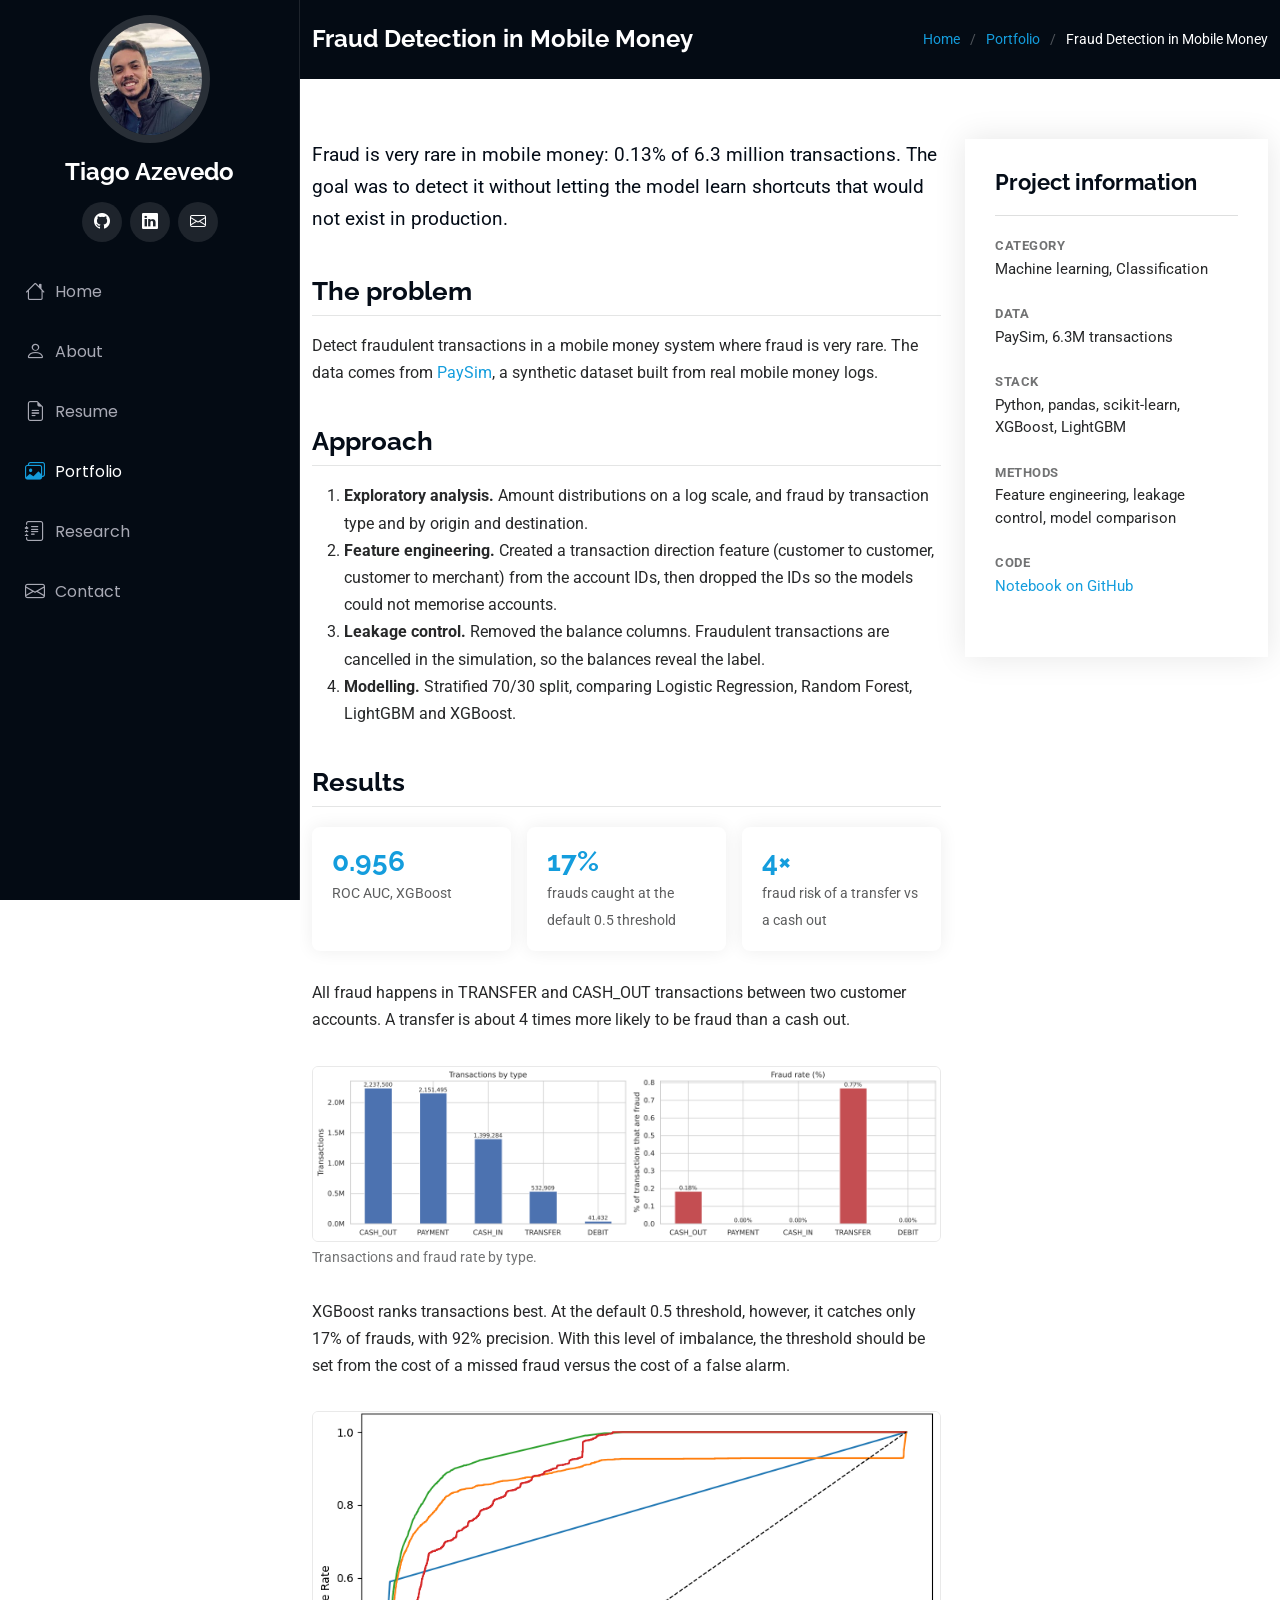
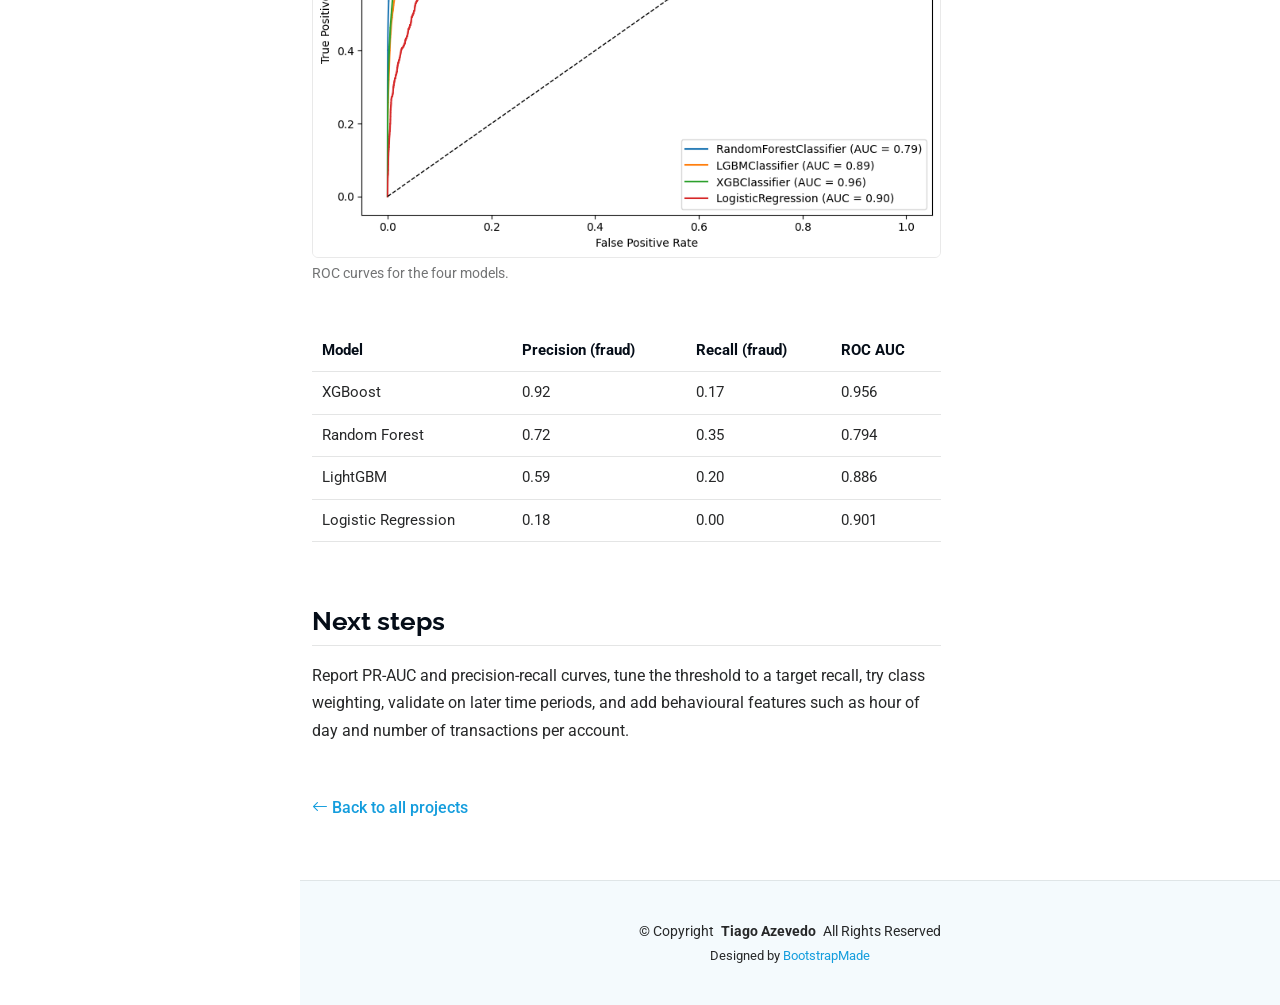
<file: projects/fraud-detection.html>
<!DOCTYPE html>
<html lang="en">

<head>
  <meta charset="utf-8">
  <meta content="width=device-width, initial-scale=1.0" name="viewport">
  <title>Fraud Detection in Mobile Money | Tiago Azevedo</title>
  <meta name="description" content="Classification on 6.3 million highly imbalanced transactions, with leakage control and a comparison of four models.">

  <link href="https://fonts.googleapis.com" rel="preconnect">
  <link href="https://fonts.gstatic.com" rel="preconnect" crossorigin>
  <link href="https://fonts.googleapis.com/css2?family=Roboto:ital,wght@0,300;0,400;0,500;0,700;1,400&family=Poppins:wght@300;400;500;600;700&family=Raleway:wght@400;500;600;700&display=swap" rel="stylesheet">

  <link href="../assets/vendor/bootstrap/css/bootstrap.min.css" rel="stylesheet">
  <link href="../assets/vendor/bootstrap-icons/bootstrap-icons.css" rel="stylesheet">
  <link href="../assets/vendor/aos/aos.css" rel="stylesheet">
  <link href="../assets/vendor/glightbox/css/glightbox.min.css" rel="stylesheet">
  <link href="../assets/vendor/swiper/swiper-bundle.min.css" rel="stylesheet">

  <link href="../assets/css/main.css" rel="stylesheet">
  <link href="../assets/css/custom.css" rel="stylesheet">
</head>

<body class="portfolio-details-page">

  <header id="header" class="header dark-background d-flex flex-column">
    <i class="header-toggle d-xl-none bi bi-list"></i>

    <div class="profile-img">
      <img src="../assets/img/profile.jpg" alt="Tiago Azevedo" class="img-fluid rounded-circle">
    </div>

    <a href="../index.html" class="logo d-flex align-items-center justify-content-center">
      <h1 class="sitename">Tiago Azevedo</h1>
    </a>

    <div class="social-links text-center">
      <a href="https://github.com/TiagoPhys" class="github" title="GitHub" target="_blank" rel="noopener"><i class="bi bi-github"></i></a>
      <a href="https://www.linkedin.com/in/tnazevedo/" class="linkedin" title="LinkedIn" target="_blank" rel="noopener"><i class="bi bi-linkedin"></i></a>
      <a href="mailto:tiago.phys@gmail.com" title="Email"><i class="bi bi-envelope"></i></a>
    </div>

    <nav id="navmenu" class="navmenu">
      <ul>
        <li><a href="../index.html#hero"><i class="bi bi-house navicon"></i> Home</a></li>
        <li><a href="../index.html#about"><i class="bi bi-person navicon"></i> About</a></li>
        <li><a href="../index.html#resume"><i class="bi bi-file-earmark-text navicon"></i> Resume</a></li>
        <li><a href="../index.html#portfolio" class="active"><i class="bi bi-images navicon"></i> Portfolio</a></li>
        <li><a href="../index.html#research"><i class="bi bi-journal-text navicon"></i> Research</a></li>
        <li><a href="../index.html#contact"><i class="bi bi-envelope navicon"></i> Contact</a></li>
      </ul>
    </nav>

  </header>

  <main class="main">

    <div class="page-title dark-background">
      <div class="container d-lg-flex justify-content-between align-items-center">
        <h1 class="mb-2 mb-lg-0">Fraud Detection in Mobile Money</h1>
        <nav class="breadcrumbs">
          <ol>
            <li><a href="../index.html">Home</a></li>
            <li><a href="../index.html#portfolio">Portfolio</a></li>
            <li class="current">Fraud Detection in Mobile Money</li>
          </ol>
        </nav>
      </div>
    </div>

    <section id="portfolio-details" class="portfolio-details section">
      <div class="container" data-aos="fade-up" data-aos-delay="100">
        <div class="row gy-4">

          <div class="col-lg-8 order-2 order-lg-1">
            <article class="case-study">
<p class="lead-text">Fraud is very rare in mobile money: 0.13% of 6.3 million transactions. The goal was to detect it without letting the model learn shortcuts that would not exist in production.</p>
<h2>The problem</h2>
<p>Detect fraudulent transactions in a mobile money system where fraud is very rare. The data comes from <a href="https://www.kaggle.com/datasets/ealaxi/paysim1">PaySim</a>, a synthetic dataset built from real mobile money logs.</p>
<h2>Approach</h2>
<ol>
<li><strong>Exploratory analysis.</strong> Amount distributions on a log scale, and fraud by transaction type and by origin and destination.</li>
<li><strong>Feature engineering.</strong> Created a transaction direction feature (customer to customer, customer to merchant) from the account IDs, then dropped the IDs so the models could not memorise accounts.</li>
<li><strong>Leakage control.</strong> Removed the balance columns. Fraudulent transactions are cancelled in the simulation, so the balances reveal the label.</li>
<li><strong>Modelling.</strong> Stratified 70/30 split, comparing Logistic Regression, Random Forest, LightGBM and XGBoost.</li>
</ol>
<h2>Results</h2>
<div class="metrics">
<div class="metric"><span class="value">0.956</span><span class="label">ROC AUC, XGBoost</span></div>
<div class="metric"><span class="value">17%</span><span class="label">frauds caught at the default 0.5 threshold</span></div>
<div class="metric"><span class="value">4×</span><span class="label">fraud risk of a transfer vs a cash out</span></div>
</div>

<p>All fraud happens in TRANSFER and CASH_OUT transactions between two customer accounts. A transfer is about 4 times more likely to be fraud than a cash out.</p>
<figure><a href="../assets/img/projects/fraud-detection/transactions_by_type.png" class="glightbox" data-gallery="fraud-detection"><img src="../assets/img/projects/fraud-detection/transactions_by_type.png" alt="Transactions and fraud rate by type." loading="lazy"></a><figcaption>Transactions and fraud rate by type.</figcaption></figure>

<p>XGBoost ranks transactions best. At the default 0.5 threshold, however, it catches only 17% of frauds, with 92% precision. With this level of imbalance, the threshold should be set from the cost of a missed fraud versus the cost of a false alarm.</p>
<figure><a href="../assets/img/projects/fraud-detection/roc_curves.png" class="glightbox" data-gallery="fraud-detection"><img src="../assets/img/projects/fraud-detection/roc_curves.png" alt="ROC curves for the four models." loading="lazy"></a><figcaption>ROC curves for the four models.</figcaption></figure>

<div class="table-wrap"><table>
<thead>
<tr>
<th>Model</th>
<th>Precision (fraud)</th>
<th>Recall (fraud)</th>
<th>ROC AUC</th>
</tr>
</thead>
<tbody>
<tr>
<td>XGBoost</td>
<td>0.92</td>
<td>0.17</td>
<td>0.956</td>
</tr>
<tr>
<td>Random Forest</td>
<td>0.72</td>
<td>0.35</td>
<td>0.794</td>
</tr>
<tr>
<td>LightGBM</td>
<td>0.59</td>
<td>0.20</td>
<td>0.886</td>
</tr>
<tr>
<td>Logistic Regression</td>
<td>0.18</td>
<td>0.00</td>
<td>0.901</td>
</tr>
</tbody>
</table></div>
<h2>Next steps</h2>
<p>Report PR-AUC and precision-recall curves, tune the threshold to a target recall, try class weighting, validate on later time periods, and add behavioural features such as hour of day and number of transactions per account.</p>
            </article>
            <a class="back-link" href="../index.html#portfolio"><i class="bi bi-arrow-left"></i> Back to all projects</a>
          </div>

          <div class="col-lg-4 order-1 order-lg-2">
            <div class="portfolio-info" data-aos="fade-up" data-aos-delay="200">
              <h3>Project information</h3>
              <ul>
                <li><strong>Category</strong><span>Machine learning, Classification</span></li>
                <li><strong>Data</strong><span>PaySim, 6.3M transactions</span></li>
                <li><strong>Stack</strong><span>Python, pandas, scikit-learn, XGBoost, LightGBM</span></li>
                <li><strong>Methods</strong><span>Feature engineering, leakage control, model comparison</span></li>
                <li><strong>Code</strong><span><a href="https://github.com/TiagoPhys/Data-Analysis-Portfolio/blob/main/01-fraud-detection-paysim/fraud_detection.ipynb">Notebook on GitHub</a></span></li>
              </ul>
            </div>
          </div>

        </div>
      </div>
    </section>

  </main>

  <footer id="footer" class="footer position-relative light-background">
    <div class="container">
      <div class="copyright text-center">
        <p>© <span>Copyright</span> <strong class="px-1 sitename">Tiago Azevedo</strong> <span>All Rights Reserved</span></p>
      </div>
      <div class="credits">
        <!-- The free template licence requires keeping this credit link -->
        Designed by <a href="https://bootstrapmade.com/">BootstrapMade</a>
      </div>
    </div>
  </footer>

  <a href="#" id="scroll-top" class="scroll-top d-flex align-items-center justify-content-center"><i class="bi bi-arrow-up-short"></i></a>
  <div id="preloader"></div>

  <script src="../assets/vendor/bootstrap/js/bootstrap.bundle.min.js"></script>
  <script src="../assets/vendor/aos/aos.js"></script>
  <script src="../assets/vendor/typed.js/typed.umd.js"></script>
  <script src="../assets/vendor/purecounter/purecounter_vanilla.js"></script>
  <script src="../assets/vendor/waypoints/noframework.waypoints.js"></script>
  <script src="../assets/vendor/glightbox/js/glightbox.min.js"></script>
  <script src="../assets/vendor/imagesloaded/imagesloaded.pkgd.min.js"></script>
  <script src="../assets/vendor/isotope-layout/isotope.pkgd.min.js"></script>
  <script src="../assets/vendor/swiper/swiper-bundle.min.js"></script>
  <script src="../assets/js/main.js"></script>

</body>

</html>
</file>
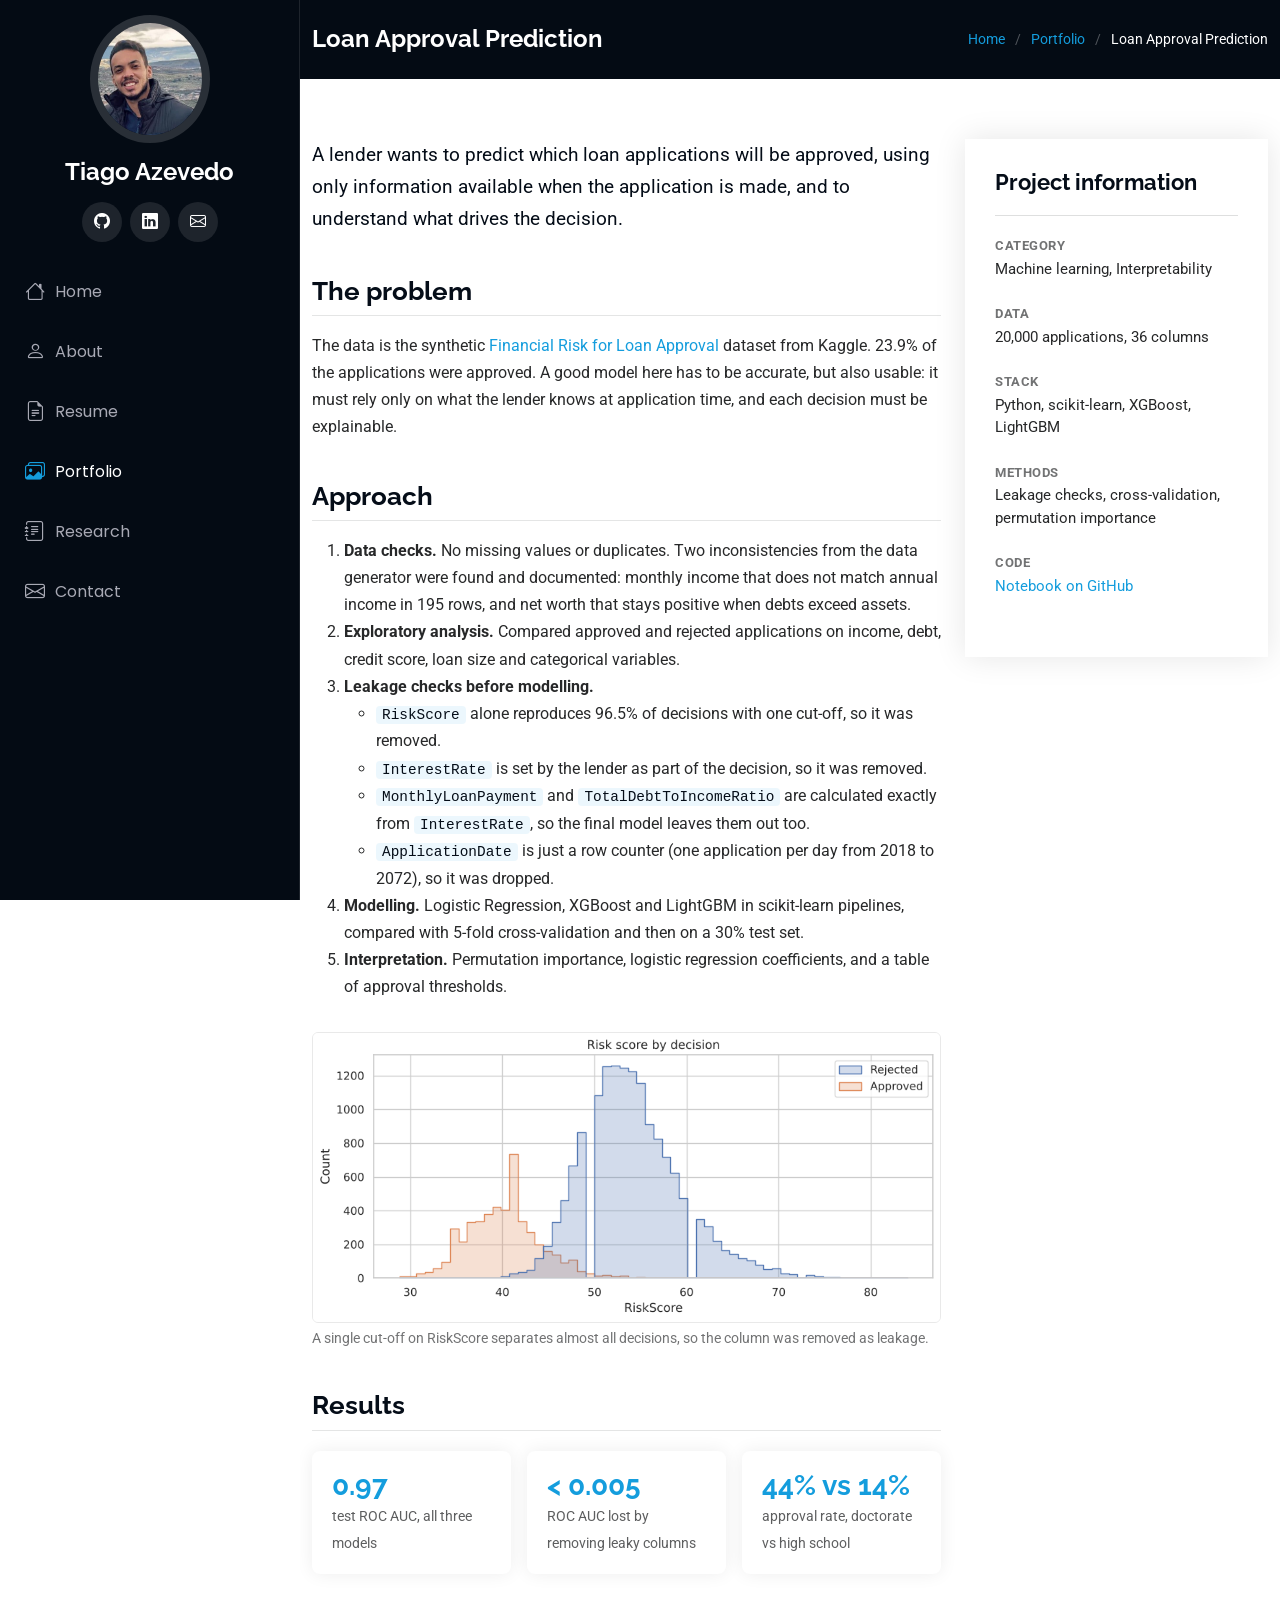
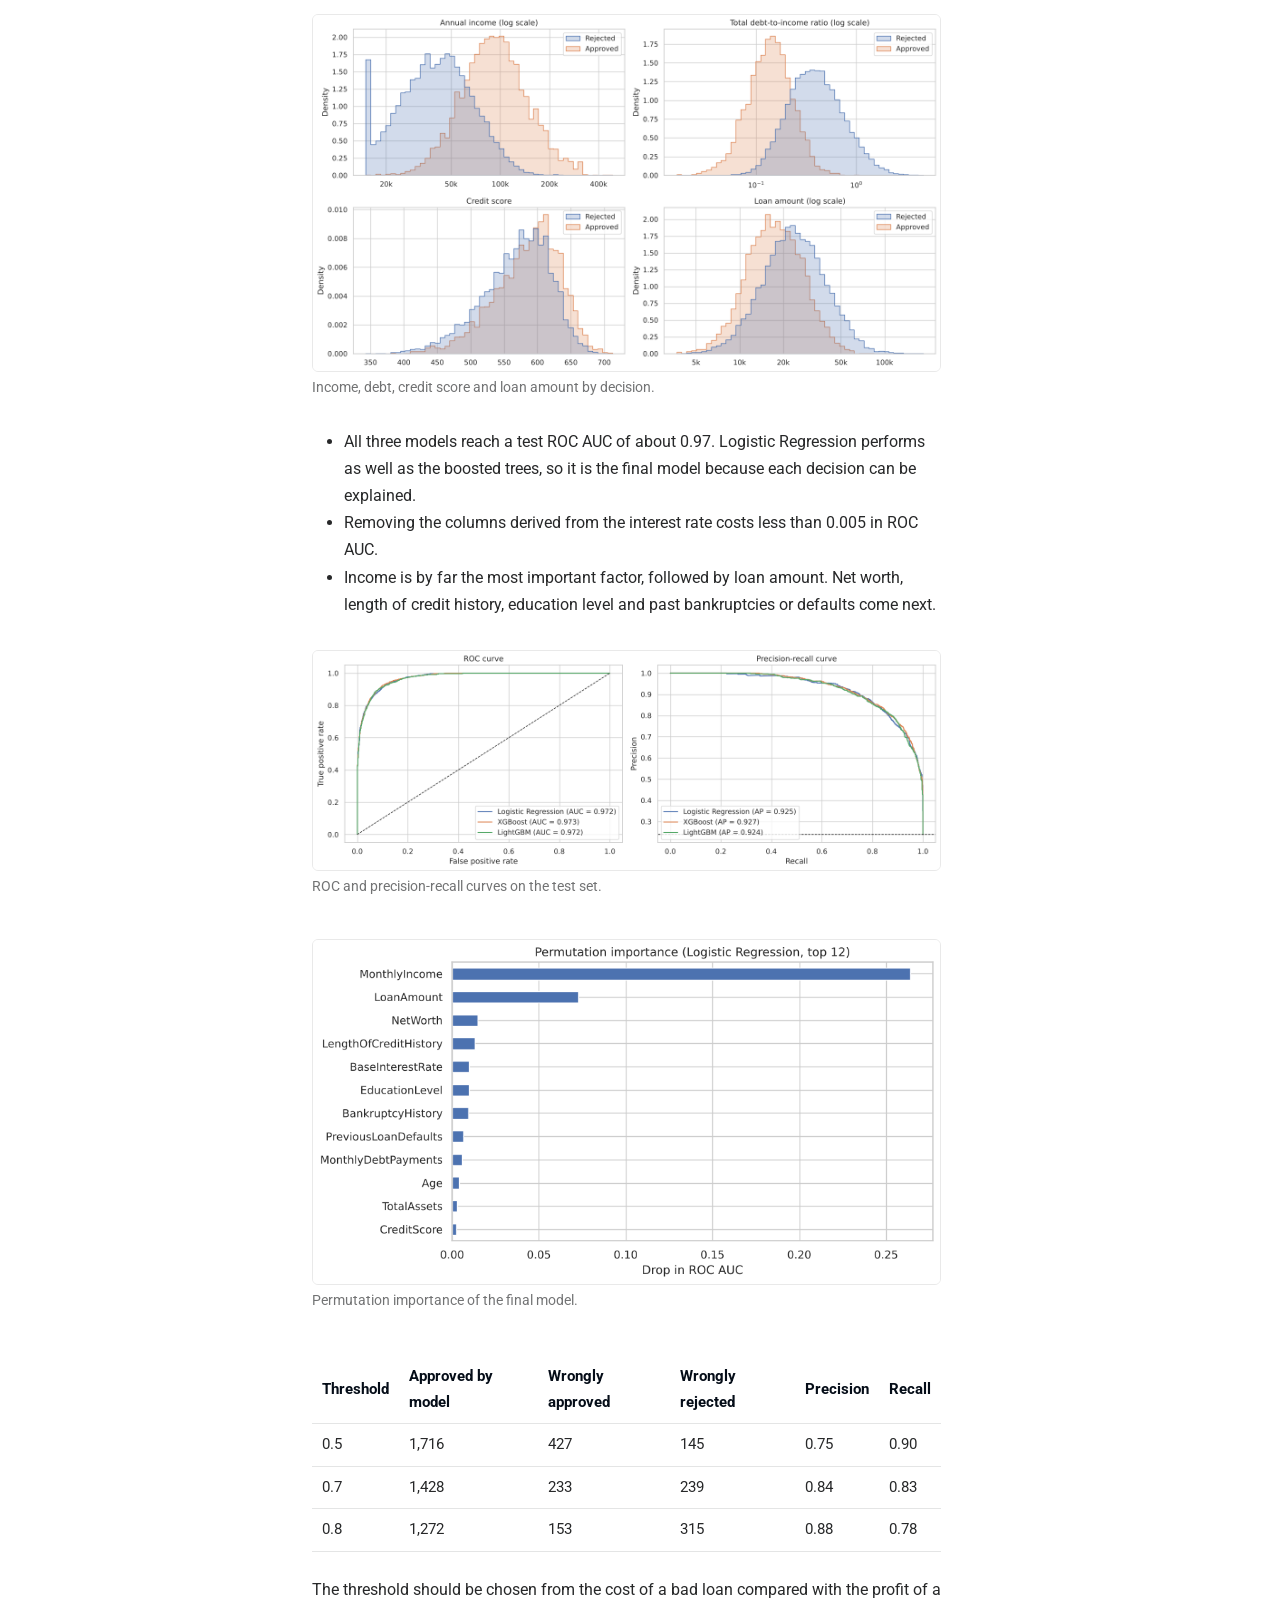
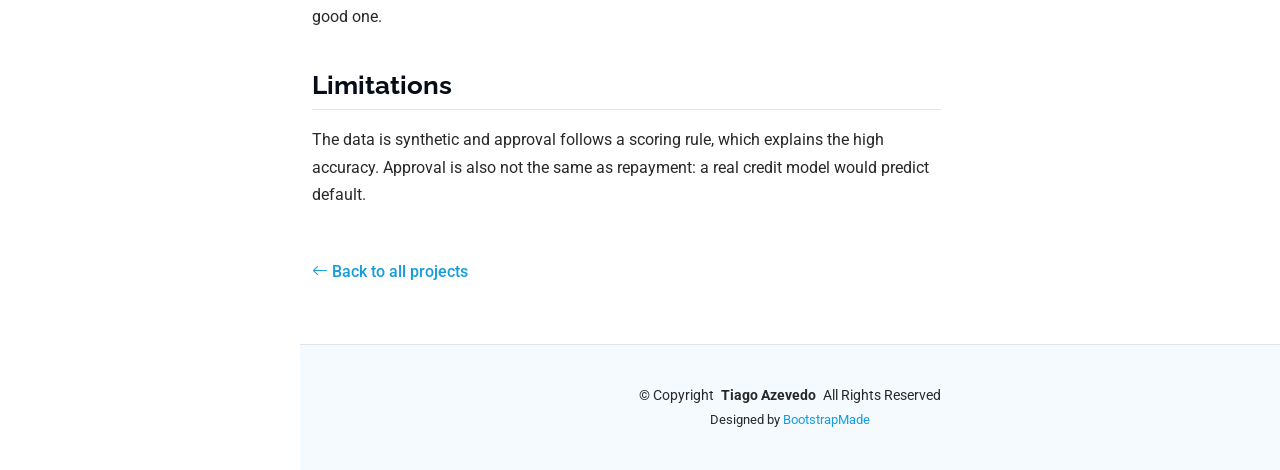
<file: projects/loan-approval-prediction.html>
<!DOCTYPE html>
<html lang="en">

<head>
  <meta charset="utf-8">
  <meta content="width=device-width, initial-scale=1.0" name="viewport">
  <title>Loan Approval Prediction | Tiago Azevedo</title>
  <meta name="description" content="Leakage checks, model comparison and an interpretable model that explains what drives loan approval.">

  <link href="https://fonts.googleapis.com" rel="preconnect">
  <link href="https://fonts.gstatic.com" rel="preconnect" crossorigin>
  <link href="https://fonts.googleapis.com/css2?family=Roboto:ital,wght@0,300;0,400;0,500;0,700;1,400&family=Poppins:wght@300;400;500;600;700&family=Raleway:wght@400;500;600;700&display=swap" rel="stylesheet">

  <link href="../assets/vendor/bootstrap/css/bootstrap.min.css" rel="stylesheet">
  <link href="../assets/vendor/bootstrap-icons/bootstrap-icons.css" rel="stylesheet">
  <link href="../assets/vendor/aos/aos.css" rel="stylesheet">
  <link href="../assets/vendor/glightbox/css/glightbox.min.css" rel="stylesheet">
  <link href="../assets/vendor/swiper/swiper-bundle.min.css" rel="stylesheet">

  <link href="../assets/css/main.css" rel="stylesheet">
  <link href="../assets/css/custom.css" rel="stylesheet">
</head>

<body class="portfolio-details-page">

  <header id="header" class="header dark-background d-flex flex-column">
    <i class="header-toggle d-xl-none bi bi-list"></i>

    <div class="profile-img">
      <img src="../assets/img/profile.jpg" alt="Tiago Azevedo" class="img-fluid rounded-circle">
    </div>

    <a href="../index.html" class="logo d-flex align-items-center justify-content-center">
      <h1 class="sitename">Tiago Azevedo</h1>
    </a>

    <div class="social-links text-center">
      <a href="https://github.com/TiagoPhys" class="github" title="GitHub" target="_blank" rel="noopener"><i class="bi bi-github"></i></a>
      <a href="https://www.linkedin.com/in/tnazevedo/" class="linkedin" title="LinkedIn" target="_blank" rel="noopener"><i class="bi bi-linkedin"></i></a>
      <a href="mailto:tiago.phys@gmail.com" title="Email"><i class="bi bi-envelope"></i></a>
    </div>

    <nav id="navmenu" class="navmenu">
      <ul>
        <li><a href="../index.html#hero"><i class="bi bi-house navicon"></i> Home</a></li>
        <li><a href="../index.html#about"><i class="bi bi-person navicon"></i> About</a></li>
        <li><a href="../index.html#resume"><i class="bi bi-file-earmark-text navicon"></i> Resume</a></li>
        <li><a href="../index.html#portfolio" class="active"><i class="bi bi-images navicon"></i> Portfolio</a></li>
        <li><a href="../index.html#research"><i class="bi bi-journal-text navicon"></i> Research</a></li>
        <li><a href="../index.html#contact"><i class="bi bi-envelope navicon"></i> Contact</a></li>
      </ul>
    </nav>

  </header>

  <main class="main">

    <div class="page-title dark-background">
      <div class="container d-lg-flex justify-content-between align-items-center">
        <h1 class="mb-2 mb-lg-0">Loan Approval Prediction</h1>
        <nav class="breadcrumbs">
          <ol>
            <li><a href="../index.html">Home</a></li>
            <li><a href="../index.html#portfolio">Portfolio</a></li>
            <li class="current">Loan Approval Prediction</li>
          </ol>
        </nav>
      </div>
    </div>

    <section id="portfolio-details" class="portfolio-details section">
      <div class="container" data-aos="fade-up" data-aos-delay="100">
        <div class="row gy-4">

          <div class="col-lg-8 order-2 order-lg-1">
            <article class="case-study">
<p class="lead-text">A lender wants to predict which loan applications will be approved, using only information available when the application is made, and to understand what drives the decision.</p>
<h2>The problem</h2>
<p>The data is the synthetic <a href="https://www.kaggle.com/datasets/lorenzozoppelletto/financial-risk-for-loan-approval">Financial Risk for Loan Approval</a> dataset from Kaggle. 23.9% of the applications were approved. A good model here has to be accurate, but also usable: it must rely only on what the lender knows at application time, and each decision must be explainable.</p>
<h2>Approach</h2>
<ol>
<li><strong>Data checks.</strong> No missing values or duplicates. Two inconsistencies from the data generator were found and documented: monthly income that does not match annual income in 195 rows, and net worth that stays positive when debts exceed assets.</li>
<li><strong>Exploratory analysis.</strong> Compared approved and rejected applications on income, debt, credit score, loan size and categorical variables.</li>
<li><strong>Leakage checks before modelling.</strong><ul>
<li><code>RiskScore</code> alone reproduces 96.5% of decisions with one cut-off, so it was removed.</li>
<li><code>InterestRate</code> is set by the lender as part of the decision, so it was removed.</li>
<li><code>MonthlyLoanPayment</code> and <code>TotalDebtToIncomeRatio</code> are calculated exactly from <code>InterestRate</code>, so the final model leaves them out too.</li>
<li><code>ApplicationDate</code> is just a row counter (one application per day from 2018 to 2072), so it was dropped.</li>
</ul>
</li>
<li><strong>Modelling.</strong> Logistic Regression, XGBoost and LightGBM in scikit-learn pipelines, compared with 5-fold cross-validation and then on a 30% test set.</li>
<li><strong>Interpretation.</strong> Permutation importance, logistic regression coefficients, and a table of approval thresholds.</li>
</ol>
<figure><a href="../assets/img/projects/loan-approval-prediction/risk_score.png" class="glightbox" data-gallery="loan-approval-prediction"><img src="../assets/img/projects/loan-approval-prediction/risk_score.png" alt="A single cut-off on RiskScore separates almost all decisions, so the column was removed as leakage." loading="lazy"></a><figcaption>A single cut-off on RiskScore separates almost all decisions, so the column was removed as leakage.</figcaption></figure>

<h2>Results</h2>
<div class="metrics">
<div class="metric"><span class="value">0.97</span><span class="label">test ROC AUC, all three models</span></div>
<div class="metric"><span class="value">&lt; 0.005</span><span class="label">ROC AUC lost by removing leaky columns</span></div>
<div class="metric"><span class="value">44% vs 14%</span><span class="label">approval rate, doctorate vs high school</span></div>
</div>

<figure><a href="../assets/img/projects/loan-approval-prediction/distributions_by_decision.png" class="glightbox" data-gallery="loan-approval-prediction"><img src="../assets/img/projects/loan-approval-prediction/distributions_by_decision.png" alt="Income, debt, credit score and loan amount by decision." loading="lazy"></a><figcaption>Income, debt, credit score and loan amount by decision.</figcaption></figure>

<ul>
<li>All three models reach a test ROC AUC of about 0.97. Logistic Regression performs as well as the boosted trees, so it is the final model because each decision can be explained.</li>
<li>Removing the columns derived from the interest rate costs less than 0.005 in ROC AUC.</li>
<li>Income is by far the most important factor, followed by loan amount. Net worth, length of credit history, education level and past bankruptcies or defaults come next.</li>
</ul>
<figure><a href="../assets/img/projects/loan-approval-prediction/roc_pr_curves.png" class="glightbox" data-gallery="loan-approval-prediction"><img src="../assets/img/projects/loan-approval-prediction/roc_pr_curves.png" alt="ROC and precision-recall curves on the test set." loading="lazy"></a><figcaption>ROC and precision-recall curves on the test set.</figcaption></figure>

<figure><a href="../assets/img/projects/loan-approval-prediction/permutation_importance.png" class="glightbox" data-gallery="loan-approval-prediction"><img src="../assets/img/projects/loan-approval-prediction/permutation_importance.png" alt="Permutation importance of the final model." loading="lazy"></a><figcaption>Permutation importance of the final model.</figcaption></figure>

<div class="table-wrap"><table>
<thead>
<tr>
<th>Threshold</th>
<th>Approved by model</th>
<th>Wrongly approved</th>
<th>Wrongly rejected</th>
<th>Precision</th>
<th>Recall</th>
</tr>
</thead>
<tbody>
<tr>
<td>0.5</td>
<td>1,716</td>
<td>427</td>
<td>145</td>
<td>0.75</td>
<td>0.90</td>
</tr>
<tr>
<td>0.7</td>
<td>1,428</td>
<td>233</td>
<td>239</td>
<td>0.84</td>
<td>0.83</td>
</tr>
<tr>
<td>0.8</td>
<td>1,272</td>
<td>153</td>
<td>315</td>
<td>0.88</td>
<td>0.78</td>
</tr>
</tbody>
</table></div>
<p>The threshold should be chosen from the cost of a bad loan compared with the profit of a good one.</p>
<h2>Limitations</h2>
<p>The data is synthetic and approval follows a scoring rule, which explains the high accuracy. Approval is also not the same as repayment: a real credit model would predict default.</p>
            </article>
            <a class="back-link" href="../index.html#portfolio"><i class="bi bi-arrow-left"></i> Back to all projects</a>
          </div>

          <div class="col-lg-4 order-1 order-lg-2">
            <div class="portfolio-info" data-aos="fade-up" data-aos-delay="200">
              <h3>Project information</h3>
              <ul>
                <li><strong>Category</strong><span>Machine learning, Interpretability</span></li>
                <li><strong>Data</strong><span>20,000 applications, 36 columns</span></li>
                <li><strong>Stack</strong><span>Python, scikit-learn, XGBoost, LightGBM</span></li>
                <li><strong>Methods</strong><span>Leakage checks, cross-validation, permutation importance</span></li>
                <li><strong>Code</strong><span><a href="https://github.com/TiagoPhys/Data-Analysis-Portfolio/blob/main/06-loan-approval-prediction/loan_approval_prediction.ipynb">Notebook on GitHub</a></span></li>
              </ul>
            </div>
          </div>

        </div>
      </div>
    </section>

  </main>

  <footer id="footer" class="footer position-relative light-background">
    <div class="container">
      <div class="copyright text-center">
        <p>© <span>Copyright</span> <strong class="px-1 sitename">Tiago Azevedo</strong> <span>All Rights Reserved</span></p>
      </div>
      <div class="credits">
        <!-- The free template licence requires keeping this credit link -->
        Designed by <a href="https://bootstrapmade.com/">BootstrapMade</a>
      </div>
    </div>
  </footer>

  <a href="#" id="scroll-top" class="scroll-top d-flex align-items-center justify-content-center"><i class="bi bi-arrow-up-short"></i></a>
  <div id="preloader"></div>

  <script src="../assets/vendor/bootstrap/js/bootstrap.bundle.min.js"></script>
  <script src="../assets/vendor/aos/aos.js"></script>
  <script src="../assets/vendor/typed.js/typed.umd.js"></script>
  <script src="../assets/vendor/purecounter/purecounter_vanilla.js"></script>
  <script src="../assets/vendor/waypoints/noframework.waypoints.js"></script>
  <script src="../assets/vendor/glightbox/js/glightbox.min.js"></script>
  <script src="../assets/vendor/imagesloaded/imagesloaded.pkgd.min.js"></script>
  <script src="../assets/vendor/isotope-layout/isotope.pkgd.min.js"></script>
  <script src="../assets/vendor/swiper/swiper-bundle.min.js"></script>
  <script src="../assets/js/main.js"></script>

</body>

</html>
</file>
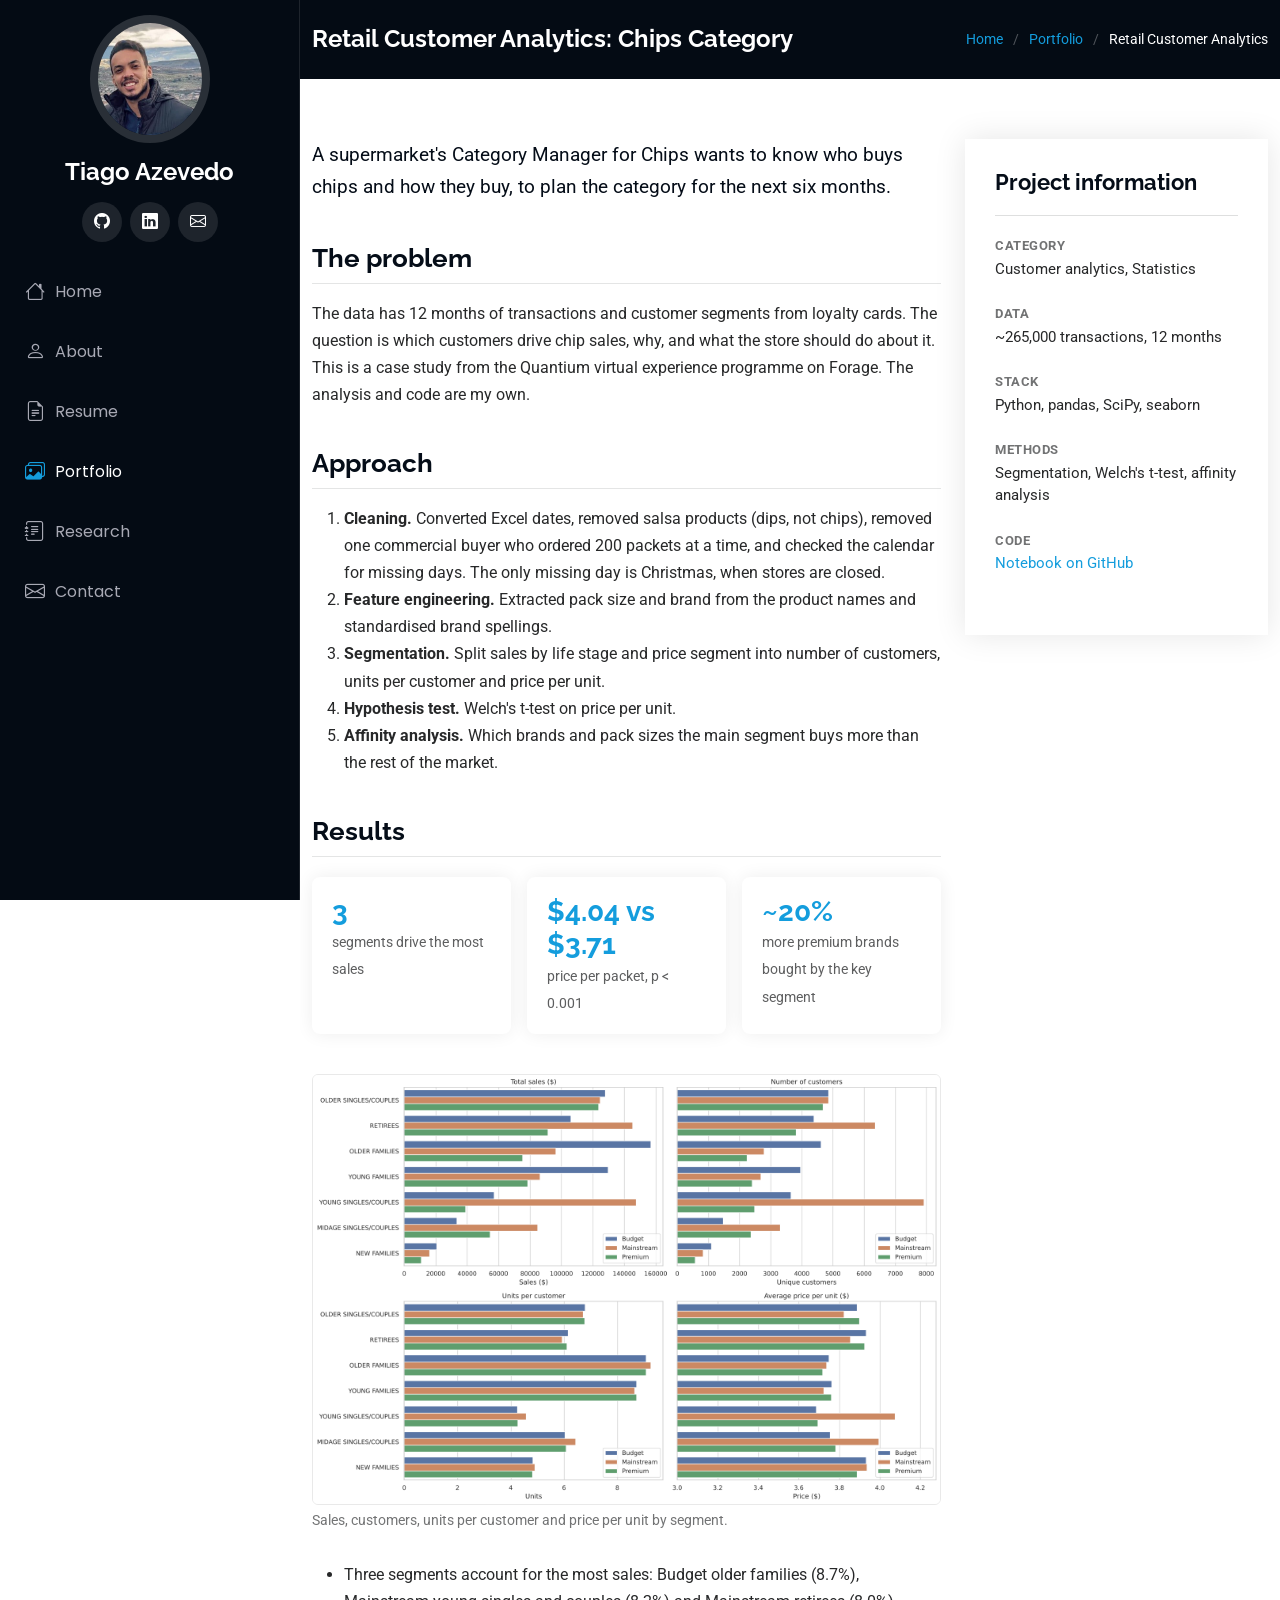
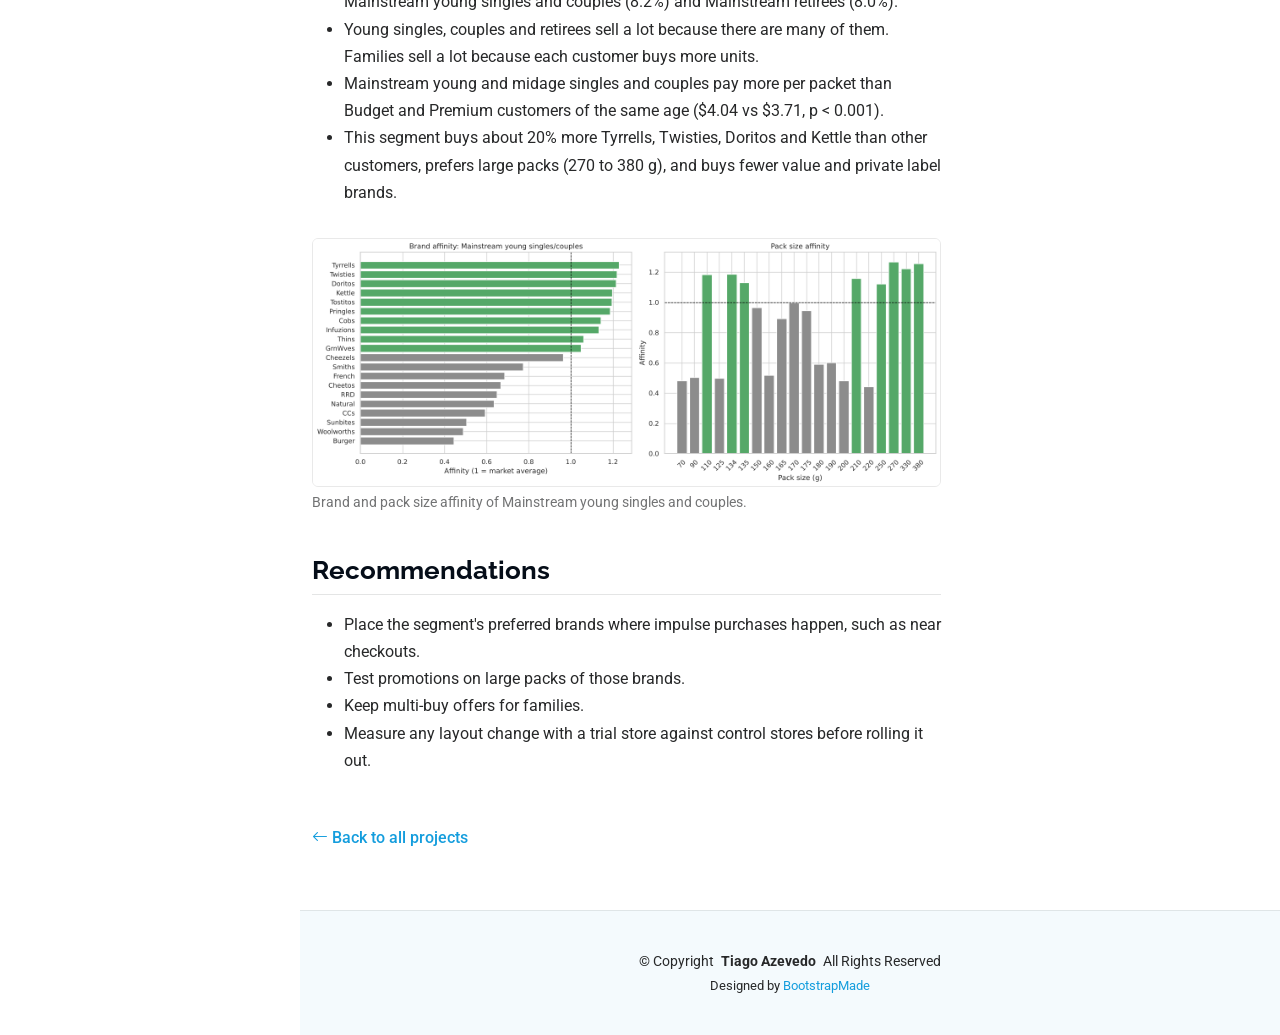
<file: projects/retail-customer-analytics.html>
<!DOCTYPE html>
<html lang="en">

<head>
  <meta charset="utf-8">
  <meta content="width=device-width, initial-scale=1.0" name="viewport">
  <title>Retail Customer Analytics: Chips Category | Tiago Azevedo</title>
  <meta name="description" content="Customer segmentation, hypothesis testing and brand affinity on 12 months of supermarket transactions.">

  <link href="https://fonts.googleapis.com" rel="preconnect">
  <link href="https://fonts.gstatic.com" rel="preconnect" crossorigin>
  <link href="https://fonts.googleapis.com/css2?family=Roboto:ital,wght@0,300;0,400;0,500;0,700;1,400&family=Poppins:wght@300;400;500;600;700&family=Raleway:wght@400;500;600;700&display=swap" rel="stylesheet">

  <link href="../assets/vendor/bootstrap/css/bootstrap.min.css" rel="stylesheet">
  <link href="../assets/vendor/bootstrap-icons/bootstrap-icons.css" rel="stylesheet">
  <link href="../assets/vendor/aos/aos.css" rel="stylesheet">
  <link href="../assets/vendor/glightbox/css/glightbox.min.css" rel="stylesheet">
  <link href="../assets/vendor/swiper/swiper-bundle.min.css" rel="stylesheet">

  <link href="../assets/css/main.css" rel="stylesheet">
  <link href="../assets/css/custom.css" rel="stylesheet">
</head>

<body class="portfolio-details-page">

  <header id="header" class="header dark-background d-flex flex-column">
    <i class="header-toggle d-xl-none bi bi-list"></i>

    <div class="profile-img">
      <img src="../assets/img/profile.jpg" alt="Tiago Azevedo" class="img-fluid rounded-circle">
    </div>

    <a href="../index.html" class="logo d-flex align-items-center justify-content-center">
      <h1 class="sitename">Tiago Azevedo</h1>
    </a>

    <div class="social-links text-center">
      <a href="https://github.com/TiagoPhys" class="github" title="GitHub" target="_blank" rel="noopener"><i class="bi bi-github"></i></a>
      <a href="https://www.linkedin.com/in/tnazevedo/" class="linkedin" title="LinkedIn" target="_blank" rel="noopener"><i class="bi bi-linkedin"></i></a>
      <a href="mailto:tiago.phys@gmail.com" title="Email"><i class="bi bi-envelope"></i></a>
    </div>

    <nav id="navmenu" class="navmenu">
      <ul>
        <li><a href="../index.html#hero"><i class="bi bi-house navicon"></i> Home</a></li>
        <li><a href="../index.html#about"><i class="bi bi-person navicon"></i> About</a></li>
        <li><a href="../index.html#resume"><i class="bi bi-file-earmark-text navicon"></i> Resume</a></li>
        <li><a href="../index.html#portfolio" class="active"><i class="bi bi-images navicon"></i> Portfolio</a></li>
        <li><a href="../index.html#research"><i class="bi bi-journal-text navicon"></i> Research</a></li>
        <li><a href="../index.html#contact"><i class="bi bi-envelope navicon"></i> Contact</a></li>
      </ul>
    </nav>

  </header>

  <main class="main">

    <div class="page-title dark-background">
      <div class="container d-lg-flex justify-content-between align-items-center">
        <h1 class="mb-2 mb-lg-0">Retail Customer Analytics: Chips Category</h1>
        <nav class="breadcrumbs">
          <ol>
            <li><a href="../index.html">Home</a></li>
            <li><a href="../index.html#portfolio">Portfolio</a></li>
            <li class="current">Retail Customer Analytics</li>
          </ol>
        </nav>
      </div>
    </div>

    <section id="portfolio-details" class="portfolio-details section">
      <div class="container" data-aos="fade-up" data-aos-delay="100">
        <div class="row gy-4">

          <div class="col-lg-8 order-2 order-lg-1">
            <article class="case-study">
<p class="lead-text">A supermarket's Category Manager for Chips wants to know who buys chips and how they buy, to plan the category for the next six months.</p>
<h2>The problem</h2>
<p>The data has 12 months of transactions and customer segments from loyalty cards. The question is which customers drive chip sales, why, and what the store should do about it. This is a case study from the Quantium virtual experience programme on Forage. The analysis and code are my own.</p>
<h2>Approach</h2>
<ol>
<li><strong>Cleaning.</strong> Converted Excel dates, removed salsa products (dips, not chips), removed one commercial buyer who ordered 200 packets at a time, and checked the calendar for missing days. The only missing day is Christmas, when stores are closed.</li>
<li><strong>Feature engineering.</strong> Extracted pack size and brand from the product names and standardised brand spellings.</li>
<li><strong>Segmentation.</strong> Split sales by life stage and price segment into number of customers, units per customer and price per unit.</li>
<li><strong>Hypothesis test.</strong> Welch's t-test on price per unit.</li>
<li><strong>Affinity analysis.</strong> Which brands and pack sizes the main segment buys more than the rest of the market.</li>
</ol>
<h2>Results</h2>
<div class="metrics">
<div class="metric"><span class="value">3</span><span class="label">segments drive the most sales</span></div>
<div class="metric"><span class="value">$4.04 vs $3.71</span><span class="label">price per packet, p &lt; 0.001</span></div>
<div class="metric"><span class="value">~20%</span><span class="label">more premium brands bought by the key segment</span></div>
</div>

<figure><a href="../assets/img/projects/retail-customer-analytics/segment_metrics.png" class="glightbox" data-gallery="retail-customer-analytics"><img src="../assets/img/projects/retail-customer-analytics/segment_metrics.png" alt="Sales, customers, units per customer and price per unit by segment." loading="lazy"></a><figcaption>Sales, customers, units per customer and price per unit by segment.</figcaption></figure>

<ul>
<li>Three segments account for the most sales: Budget older families (8.7%), Mainstream young singles and couples (8.2%) and Mainstream retirees (8.0%).</li>
<li>Young singles, couples and retirees sell a lot because there are many of them. Families sell a lot because each customer buys more units.</li>
<li>Mainstream young and midage singles and couples pay more per packet than Budget and Premium customers of the same age ($4.04 vs $3.71, p &lt; 0.001).</li>
<li>This segment buys about 20% more Tyrrells, Twisties, Doritos and Kettle than other customers, prefers large packs (270 to 380 g), and buys fewer value and private label brands.</li>
</ul>
<figure><a href="../assets/img/projects/retail-customer-analytics/segment_affinity.png" class="glightbox" data-gallery="retail-customer-analytics"><img src="../assets/img/projects/retail-customer-analytics/segment_affinity.png" alt="Brand and pack size affinity of Mainstream young singles and couples." loading="lazy"></a><figcaption>Brand and pack size affinity of Mainstream young singles and couples.</figcaption></figure>

<h2>Recommendations</h2>
<ul>
<li>Place the segment's preferred brands where impulse purchases happen, such as near checkouts.</li>
<li>Test promotions on large packs of those brands.</li>
<li>Keep multi-buy offers for families.</li>
<li>Measure any layout change with a trial store against control stores before rolling it out.</li>
</ul>
            </article>
            <a class="back-link" href="../index.html#portfolio"><i class="bi bi-arrow-left"></i> Back to all projects</a>
          </div>

          <div class="col-lg-4 order-1 order-lg-2">
            <div class="portfolio-info" data-aos="fade-up" data-aos-delay="200">
              <h3>Project information</h3>
              <ul>
                <li><strong>Category</strong><span>Customer analytics, Statistics</span></li>
                <li><strong>Data</strong><span>~265,000 transactions, 12 months</span></li>
                <li><strong>Stack</strong><span>Python, pandas, SciPy, seaborn</span></li>
                <li><strong>Methods</strong><span>Segmentation, Welch's t-test, affinity analysis</span></li>
                <li><strong>Code</strong><span><a href="https://github.com/TiagoPhys/Data-Analysis-Portfolio/blob/main/02-retail-customer-analytics-quantium/retail_customer_analytics.ipynb">Notebook on GitHub</a></span></li>
              </ul>
            </div>
          </div>

        </div>
      </div>
    </section>

  </main>

  <footer id="footer" class="footer position-relative light-background">
    <div class="container">
      <div class="copyright text-center">
        <p>© <span>Copyright</span> <strong class="px-1 sitename">Tiago Azevedo</strong> <span>All Rights Reserved</span></p>
      </div>
      <div class="credits">
        <!-- The free template licence requires keeping this credit link -->
        Designed by <a href="https://bootstrapmade.com/">BootstrapMade</a>
      </div>
    </div>
  </footer>

  <a href="#" id="scroll-top" class="scroll-top d-flex align-items-center justify-content-center"><i class="bi bi-arrow-up-short"></i></a>
  <div id="preloader"></div>

  <script src="../assets/vendor/bootstrap/js/bootstrap.bundle.min.js"></script>
  <script src="../assets/vendor/aos/aos.js"></script>
  <script src="../assets/vendor/typed.js/typed.umd.js"></script>
  <script src="../assets/vendor/purecounter/purecounter_vanilla.js"></script>
  <script src="../assets/vendor/waypoints/noframework.waypoints.js"></script>
  <script src="../assets/vendor/glightbox/js/glightbox.min.js"></script>
  <script src="../assets/vendor/imagesloaded/imagesloaded.pkgd.min.js"></script>
  <script src="../assets/vendor/isotope-layout/isotope.pkgd.min.js"></script>
  <script src="../assets/vendor/swiper/swiper-bundle.min.js"></script>
  <script src="../assets/js/main.js"></script>

</body>

</html>
</file>
<file: assets/css/custom.css>
/* My additions on top of the iPortfolio template (main.css is left untouched).
   To change the accent colour, edit --accent-color below. */

:root {
  --accent-color: #149ddd;
}

/* Skills as grouped tags instead of percentage bars */
.skill-group {
  background: var(--surface-color);
  border-radius: 8px;
  padding: 24px;
  height: 100%;
  box-shadow: 0 0 18px rgba(0, 0, 0, 0.06);
}
.skill-group h3 {
  font-size: 18px;
  font-weight: 700;
  margin-bottom: 16px;
}
.skill-group h3 i {
  color: var(--accent-color);
  margin-right: 6px;
}
.skill-tags {
  list-style: none;
  padding: 0;
  margin: 0;
  display: flex;
  flex-wrap: wrap;
  gap: 8px;
}
.skill-tags li {
  font-size: 14px;
  padding: 5px 12px;
  border-radius: 20px;
  background: color-mix(in srgb, var(--accent-color), transparent 90%);
  color: var(--heading-color);
}

/* Research */
.paper {
  border-left: 3px solid var(--accent-color);
  padding: 4px 0 4px 18px;
  height: 100%;
}
.paper-venue {
  font-size: 14px;
  color: color-mix(in srgb, var(--default-color), transparent 30%);
}
.paper h4 {
  font-size: 18px;
  font-weight: 700;
  margin: 6px 0 8px;
}
.paper p {
  margin-bottom: 6px;
}

/* Contact without the form */
.contact .info-wrap {
  padding: 30px;
}
.contact .info-item {
  margin-bottom: 0;
}
.contact .info-item p a {
  color: var(--default-color);
  word-break: break-word;
}

/* Resume item links */
.resume .resume-item a {
  font-weight: 500;
}

/* ---------- Project and experience pages ---------- */

.case-study {
  font-size: 16px;
  line-height: 1.7;
}
.case-study .lead-text {
  font-size: 19px;
  color: var(--heading-color);
  margin-bottom: 28px;
}
.case-study h2 {
  font-size: 26px;
  font-weight: 700;
  margin: 40px 0 16px;
  padding-bottom: 8px;
  border-bottom: 1px solid color-mix(in srgb, var(--default-color), transparent 88%);
}
.case-study img {
  max-width: 100%;
  height: auto;
  border-radius: 6px;
  margin: 12px 0 4px;
  border: 1px solid color-mix(in srgb, var(--default-color), transparent 90%);
}
.case-study figure {
  margin: 20px 0 28px;
}
.case-study figcaption {
  font-size: 14px;
  color: color-mix(in srgb, var(--default-color), transparent 35%);
}
.case-study table {
  width: 100%;
  margin: 16px 0 24px;
  font-size: 15px;
  border-collapse: collapse;
}
.case-study th,
.case-study td {
  padding: 8px 10px;
  border-bottom: 1px solid color-mix(in srgb, var(--default-color), transparent 88%);
  text-align: left;
}
.case-study th {
  color: var(--heading-color);
}
.case-study .table-wrap {
  overflow-x: auto;
}
.case-study code {
  background: color-mix(in srgb, var(--accent-color), transparent 92%);
  color: var(--heading-color);
  padding: 1px 6px;
  border-radius: 4px;
  font-size: 0.9em;
}
.case-study pre {
  background: #040b14;
  color: #e6e8ea;
  padding: 18px;
  border-radius: 6px;
  overflow-x: auto;
}
.case-study pre code {
  background: none;
  color: inherit;
  padding: 0;
}

/* Key numbers */
.metrics {
  display: grid;
  grid-template-columns: repeat(auto-fit, minmax(170px, 1fr));
  gap: 16px;
  margin: 20px 0 28px;
}
.metric {
  background: var(--surface-color);
  border-radius: 8px;
  padding: 18px 20px;
  box-shadow: 0 0 18px rgba(0, 0, 0, 0.07);
}
.metric .value {
  display: block;
  font-family: var(--heading-font);
  font-size: 28px;
  font-weight: 700;
  color: var(--accent-color);
  line-height: 1.2;
}
.metric .label {
  font-size: 14px;
  color: color-mix(in srgb, var(--default-color), transparent 25%);
}

/* Workflow steps (experience page) */
.flow {
  list-style: none;
  padding: 0;
  display: flex;
  flex-wrap: wrap;
  gap: 8px;
  margin: 16px 0 8px;
}
.flow li.step {
  background: color-mix(in srgb, var(--accent-color), transparent 90%);
  border-radius: 20px;
  padding: 5px 14px;
  font-size: 14px;
  color: var(--heading-color);
}
.flow li.arrow {
  align-self: center;
  color: var(--accent-color);
}

/* Buttons to a live app and its code (project pages) */
.project-actions {
  display: flex;
  flex-wrap: wrap;
  gap: 10px;
  margin: 0 0 28px;
}
.project-actions a {
  display: inline-flex;
  align-items: center;
  gap: 8px;
  padding: 9px 18px;
  border-radius: 6px;
  font-weight: 500;
  border: 1px solid var(--accent-color);
  color: var(--accent-color);
}
.project-actions a.primary {
  background: var(--accent-color);
  color: #fff;
}
.project-actions a:hover {
  opacity: 0.88;
}

/* Project information card */
.portfolio-details .portfolio-info {
  position: sticky;
  top: 30px;
}
.portfolio-details .portfolio-info ul li {
  display: flex;
  flex-direction: column;
  padding-bottom: 14px;
}
.portfolio-details .portfolio-info ul li strong {
  font-size: 13px;
  text-transform: uppercase;
  letter-spacing: 0.04em;
  color: color-mix(in srgb, var(--default-color), transparent 35%);
  margin-bottom: 2px;
}
.portfolio-details .back-link {
  display: inline-block;
  margin-top: 36px;
  font-weight: 500;
}

/* Portfolio cards: uniform thumbnails and an always-visible title */
.portfolio .portfolio-content {
  border-radius: 6px;
  box-shadow: 0 0 18px rgba(0, 0, 0, 0.07);
}
.portfolio .portfolio-content img {
  width: 100%;
  aspect-ratio: 16 / 10;
  object-fit: contain;
  background: #fff;
}
.portfolio .portfolio-caption {
  display: block;
  margin-top: 12px;
  font-family: var(--heading-font);
  font-weight: 700;
  font-size: 17px;
  color: var(--heading-color);
}
.portfolio .portfolio-caption i {
  color: var(--accent-color);
  transition: 0.2s;
}
.portfolio .portfolio-caption:hover i {
  margin-left: 4px;
}

/* Project information card is compact on small screens */
@media (max-width: 991px) {
  .portfolio-details .portfolio-info {
    position: static;
    padding: 20px;
  }
  .portfolio-details .portfolio-info h3 {
    font-size: 18px;
    padding-bottom: 10px;
    margin-bottom: 12px;
  }
  .portfolio-details .portfolio-info ul {
    display: grid;
    grid-template-columns: 1fr 1fr;
    gap: 12px 16px;
  }
  .portfolio-details .portfolio-info ul li {
    padding-bottom: 0;
    font-size: 14px;
  }
}
</file>
<file: assets/css/main.css>
/**
* Template Name: iPortfolio
* Template URL: https://bootstrapmade.com/iportfolio-bootstrap-portfolio-websites-template/
* Updated: Jun 29 2024 with Bootstrap v5.3.3
* Author: BootstrapMade.com
* License: https://bootstrapmade.com/license/
*/

/*--------------------------------------------------------------
# Font & Color Variables
# Help: https://bootstrapmade.com/color-system/
--------------------------------------------------------------*/
/* Fonts */
:root {
  --default-font: "Roboto",  system-ui, -apple-system, "Segoe UI", Roboto, "Helvetica Neue", Arial, "Noto Sans", "Liberation Sans", sans-serif, "Apple Color Emoji", "Segoe UI Emoji", "Segoe UI Symbol", "Noto Color Emoji";
  --heading-font: "Raleway",  sans-serif;
  --nav-font: "Poppins",  sans-serif;
}

/* Global Colors - The following color variables are used throughout the website. Updating them here will change the color scheme of the entire website */
:root { 
  --background-color: #ffffff; /* Background color for the entire website, including individual sections */
  --default-color: #272829; /* Default color used for the majority of the text content across the entire website */
  --heading-color: #050d18; /* Color for headings, subheadings and title throughout the website */
  --accent-color: #149ddd; /* Accent color that represents your brand on the website. It's used for buttons, links, and other elements that need to stand out */
  --surface-color: #ffffff; /* The surface color is used as a background of boxed elements within sections, such as cards, icon boxes, or other elements that require a visual separation from the global background. */
  --contrast-color: #ffffff; /* Contrast color for text, ensuring readability against backgrounds of accent, heading, or default colors. */
}

/* Nav Menu Colors - The following color variables are used specifically for the navigation menu. They are separate from the global colors to allow for more customization options */
:root {
  --nav-color: #a8a9b4;  /* The default color of the main navmenu links */
  --nav-hover-color: #ffffff; /* Applied to main navmenu links when they are hovered over or active */
  --nav-mobile-background-color: #040b14; /* Used as the background color for mobile navigation menu */
  --nav-dropdown-background-color: #040b14; /* Used as the background color for dropdown items that appear when hovering over primary navigation items */
  --nav-dropdown-color: #a8a9b4; /* Used for navigation links of the dropdown items in the navigation menu. */
  --nav-dropdown-hover-color: #ffffff; /* Similar to --nav-hover-color, this color is applied to dropdown navigation links when they are hovered over. */
}

/* Color Presets - These classes override global colors when applied to any section or element, providing reuse of the sam color scheme. */

.light-background {
  --background-color: #f4fafd;
  --surface-color: #ffffff;
}

.dark-background {
  --background-color: #040b14;
  --default-color: #ffffff;
  --heading-color: #ffffff;
  --surface-color: #151f2b;
  --contrast-color: #ffffff;
}

/* Smooth scroll */
:root {
  scroll-behavior: smooth;
}

/*--------------------------------------------------------------
# General Styling & Shared Classes
--------------------------------------------------------------*/
body {
  color: var(--default-color);
  background-color: var(--background-color);
  font-family: var(--default-font);
}

a {
  color: var(--accent-color);
  text-decoration: none;
  transition: 0.3s;
}

a:hover {
  color: color-mix(in srgb, var(--accent-color), transparent 25%);
  text-decoration: none;
}

h1,
h2,
h3,
h4,
h5,
h6 {
  color: var(--heading-color);
  font-family: var(--heading-font);
}

/* PHP Email Form Messages
------------------------------*/
.php-email-form .error-message {
  display: none;
  background: #df1529;
  color: #ffffff;
  text-align: left;
  padding: 15px;
  margin-bottom: 24px;
  font-weight: 600;
}

.php-email-form .sent-message {
  display: none;
  color: #ffffff;
  background: #059652;
  text-align: center;
  padding: 15px;
  margin-bottom: 24px;
  font-weight: 600;
}

.php-email-form .loading {
  display: none;
  background: var(--surface-color);
  text-align: center;
  padding: 15px;
  margin-bottom: 24px;
}

.php-email-form .loading:before {
  content: "";
  display: inline-block;
  border-radius: 50%;
  width: 24px;
  height: 24px;
  margin: 0 10px -6px 0;
  border: 3px solid var(--accent-color);
  border-top-color: var(--surface-color);
  animation: php-email-form-loading 1s linear infinite;
}

@keyframes php-email-form-loading {
  0% {
    transform: rotate(0deg);
  }

  100% {
    transform: rotate(360deg);
  }
}

/*--------------------------------------------------------------
# Global Header
--------------------------------------------------------------*/
.header {
  color: var(--default-color);
  background-color: var(--background-color);
  position: fixed;
  top: 0;
  left: 0;
  bottom: 0;
  padding: 0 15px;
  width: 300px;
  transition: all ease-in-out 0.3s;
  overflow-y: auto;
  z-index: 997;
  border-right: 1px solid color-mix(in srgb, var(--default-color), transparent 90%);
}

.header .profile-img img {
  margin: 15px auto;
  display: block;
  width: 120px;
  border: 8px solid color-mix(in srgb, var(--default-color), transparent 85%);
}

.header .logo {
  line-height: 1;
  margin-bottom: 15px;
}

.header .logo img {
  max-height: 32px;
  margin-right: 8px;
}

.header .logo h1 {
  font-size: 24px;
  margin: 0;
  font-weight: 700;
  color: var(--heading-color);
}

.header .social-links {
  margin: 0 0 20px 0;
}

.header .social-links a {
  font-size: 16px;
  display: inline-flex;
  align-items: center;
  justify-content: center;
  background: color-mix(in srgb, var(--default-color), transparent 90%);
  color: var(--default-color);
  margin: 0 2px;
  border-radius: 50%;
  text-align: center;
  width: 40px;
  height: 40px;
  transition: 0.3s;
}

.header .social-links a:hover {
  color: var(--contrast-color);
  background: var(--accent-color);
}

@media (min-width: 1200px) {

  .header~main,
  .header~#footer {
    margin-left: 300px;
  }
}

@media (max-width: 1199px) {
  .header {
    left: -100%;
  }
}

.header.header-show {
  left: 0;
}

.header .header-toggle {
  color: var(--contrast-color);
  background-color: var(--accent-color);
  font-size: 22px;
  display: flex;
  align-items: center;
  justify-content: center;
  width: 40px;
  height: 40px;
  border-radius: 50%;
  cursor: pointer;
  position: fixed;
  top: 15px;
  right: 15px;
  z-index: 9999;
  transition: background-color 0.3s;
}

.header .header-toggle:hover {
  color: var(--contrast-color);
  background-color: color-mix(in srgb, var(--accent-color) 90%, white 15%);
}

/*--------------------------------------------------------------
# Navigation Menu
--------------------------------------------------------------*/
.mobile-nav-toggle {
  display: none;
}

.navmenu {
  padding: 0;
  z-index: 9997;
}

.navmenu ul {
  list-style: none;
  padding: 0 0 20px 0;
  margin: 0;
}

.navmenu a,
.navmenu a:focus {
  color: var(--nav-color);
  padding: 15px 10px;
  font-family: var(--nav-font);
  font-size: 16px;
  font-weight: 400;
  display: flex;
  align-items: center;
  white-space: nowrap;
  transition: 0.3s;
  width: 100%;
}

.navmenu a .navicon,
.navmenu a:focus .navicon {
  font-size: 20px;
  margin-right: 10px;
}

.navmenu a .toggle-dropdown,
.navmenu a:focus .toggle-dropdown {
  font-size: 12px;
  line-height: 0;
  margin-left: auto;
  width: 30px;
  height: 30px;
  display: flex;
  align-items: center;
  justify-content: center;
  border-radius: 50%;
  transition: 0.3s;
  flex-shrink: 0;
  background-color: color-mix(in srgb, var(--accent-color), transparent 90%);
}

.navmenu a .toggle-dropdown:hover,
.navmenu a:focus .toggle-dropdown:hover {
  background-color: var(--accent-color);
  color: var(--contrast-color);
}

.navmenu a:hover,
.navmenu .active,
.navmenu .active:focus {
  color: var(--nav-hover-color);
}

.navmenu a:hover .navicon,
.navmenu .active .navicon,
.navmenu .active:focus .navicon {
  color: var(--accent-color);
}

.navmenu .active .toggle-dropdown,
.navmenu .active:focus .toggle-dropdown {
  background-color: var(--accent-color);
  color: var(--contrast-color);
  transform: rotate(180deg);
}

.navmenu .dropdown {
  display: block;
}

.navmenu .dropdown a,
.navmenu .dropdown a:focus {
  color: --nav-dropdown-color;
}

.navmenu .dropdown a:hover,
.navmenu .dropdown .active,
.navmenu .dropdown .active:focus {
  color: var(--nav-dropdown-hover-color);
}

.navmenu .dropdown ul {
  position: static;
  display: none;
  z-index: 99;
  padding: 5px 10px;
  margin: 5px 10px;
  background-color: var(--nav-dropdown-background-color);
  border: 1px solid color-mix(in srgb, var(--default-color), transparent 90%);
  box-shadow: none;
  transition: all 0.5s ease-in-out;
}

.navmenu .dropdown ul ul {
  background-color: rgba(33, 37, 41, 0.1);
}

.navmenu .dropdown>.dropdown-active {
  display: block;
  background-color: rgba(33, 37, 41, 0.03);
}

/*--------------------------------------------------------------
# Global Footer
--------------------------------------------------------------*/
.footer {
  color: var(--default-color);
  background-color: var(--background-color);
  font-size: 14px;
  padding: 40px 0;
  position: relative;
  border-top: 1px solid color-mix(in srgb, var(--default-color), transparent 90%);
}

.footer .copyright p {
  margin-bottom: 0;
}

.footer .credits {
  margin-top: 4px;
  font-size: 13px;
  text-align: center;
}

/*--------------------------------------------------------------
# Preloader
--------------------------------------------------------------*/
#preloader {
  position: fixed;
  inset: 0;
  z-index: 999999;
  overflow: hidden;
  background: var(--background-color);
  transition: all 0.6s ease-out;
}

#preloader:before {
  content: "";
  position: fixed;
  top: calc(50% - 30px);
  left: calc(50% - 30px);
  border: 6px solid #ffffff;
  border-color: var(--accent-color) transparent var(--accent-color) transparent;
  border-radius: 50%;
  width: 60px;
  height: 60px;
  animation: animate-preloader 1.5s linear infinite;
}

@keyframes animate-preloader {
  0% {
    transform: rotate(0deg);
  }

  100% {
    transform: rotate(360deg);
  }
}

/*--------------------------------------------------------------
# Scroll Top Button
--------------------------------------------------------------*/
.scroll-top {
  position: fixed;
  visibility: hidden;
  opacity: 0;
  right: 15px;
  bottom: -15px;
  z-index: 99999;
  background-color: var(--accent-color);
  width: 44px;
  height: 44px;
  border-radius: 50px;
  transition: all 0.4s;
}

.scroll-top i {
  font-size: 24px;
  color: var(--contrast-color);
  line-height: 0;
}

.scroll-top:hover {
  background-color: color-mix(in srgb, var(--accent-color), transparent 20%);
  color: var(--contrast-color);
}

.scroll-top.active {
  visibility: visible;
  opacity: 1;
  bottom: 15px;
}

/*--------------------------------------------------------------
# Disable aos animation delay on mobile devices
--------------------------------------------------------------*/
@media screen and (max-width: 768px) {
  [data-aos-delay] {
    transition-delay: 0 !important;
  }
}

/*--------------------------------------------------------------
# Global Page Titles & Breadcrumbs
--------------------------------------------------------------*/
.page-title {
  color: var(--default-color);
  background-color: var(--background-color);
  padding: 25px 0;
  position: relative;
}

.page-title h1 {
  font-size: 24px;
  font-weight: 700;
}

.page-title .breadcrumbs ol {
  display: flex;
  flex-wrap: wrap;
  list-style: none;
  padding: 0;
  margin: 0;
  font-size: 14px;
  font-weight: 400;
}

.page-title .breadcrumbs ol li+li {
  padding-left: 10px;
}

.page-title .breadcrumbs ol li+li::before {
  content: "/";
  display: inline-block;
  padding-right: 10px;
  color: color-mix(in srgb, var(--default-color), transparent 70%);
}

/*--------------------------------------------------------------
# Global Sections
--------------------------------------------------------------*/
section,
.section {
  color: var(--default-color);
  background-color: var(--background-color);
  padding: 60px 0;
  overflow: clip;
}

/*--------------------------------------------------------------
# Global Section Titles
--------------------------------------------------------------*/
.section-title {
  padding-bottom: 60px;
  position: relative;
}

.section-title h2 {
  font-size: 32px;
  font-weight: 700;
  margin-bottom: 20px;
  padding-bottom: 20px;
  position: relative;
}

.section-title h2:after {
  content: "";
  position: absolute;
  display: block;
  width: 50px;
  height: 3px;
  background: var(--accent-color);
  left: 0;
  bottom: 0;
}

.section-title p {
  margin-bottom: 0;
}

/*--------------------------------------------------------------
# Hero Section
--------------------------------------------------------------*/
.hero {
  width: 100%;
  min-height: 100vh;
  position: relative;
  padding: 80px 0;
  display: flex;
  align-items: center;
  justify-content: center;
}

.hero img {
  position: absolute;
  inset: 0;
  display: block;
  width: 100%;
  height: 100%;
  object-fit: cover;
  z-index: 1;
}

.hero:before {
  content: "";
  background: color-mix(in srgb, var(--background-color), transparent 70%);
  position: absolute;
  inset: 0;
  z-index: 2;
}

.hero .container {
  position: relative;
  z-index: 3;
}

.hero h2 {
  margin: 0;
  font-size: 64px;
  font-weight: 700;
}

.hero p {
  margin: 5px 0 0 0;
  font-size: 26px;
}

.hero p span {
  letter-spacing: 1px;
  border-bottom: 2px solid var(--accent-color);
}

.hero .social-links {
  margin-top: 25px;
}

.hero .social-links a {
  font-size: 24px;
  display: inline-block;
  color: color-mix(in srgb, var(--default-color), transparent 50%);
  line-height: 1;
  margin-right: 20px;
  transition: 0.3s;
}

.hero .social-links a:hover {
  color: var(--accent-color);
}

@media (max-width: 768px) {
  .hero h2 {
    font-size: 32px;
  }

  .hero p {
    font-size: 20px;
  }
}

/*--------------------------------------------------------------
# About Section
--------------------------------------------------------------*/
.about .content h2 {
  font-weight: 700;
  font-size: 24px;
}

.about .content ul {
  list-style: none;
  padding: 0;
}

.about .content ul li {
  margin-bottom: 20px;
  display: flex;
  align-items: center;
}

.about .content ul strong {
  margin-right: 10px;
}

.about .content ul i {
  font-size: 16px;
  margin-right: 5px;
  color: var(--accent-color);
  line-height: 0;
}

/*--------------------------------------------------------------
# Stats Section
--------------------------------------------------------------*/
.stats .stats-item {
  padding: 30px;
  width: 100%;
}

.stats .stats-item i {
  color: var(--accent-color);
  display: block;
  font-size: 44px;
  float: left;
  line-height: 0;
}

.stats .stats-item .purecounter {
  color: var(--heading-color);
  font-size: 48px;
  line-height: 40px;
  display: block;
  font-weight: 700;
  margin-left: 60px;
}

.stats .stats-item p {
  color: color-mix(in srgb, var(--default-color), transparent 40%);
  padding: 15px 0 0 0;
  margin: 0 0 0 60px;
  font-family: var(--heading-font);
  font-size: 14px;
}

/*--------------------------------------------------------------
# Skills Section
--------------------------------------------------------------*/
.skills .progress {
  height: 60px;
  display: block;
  background: none;
  border-radius: 0;
}

.skills .progress .skill {
  color: var(--heading-color);
  padding: 0;
  margin: 0 0 6px 0;
  text-transform: uppercase;
  display: block;
  font-weight: 600;
  font-family: var(--heading-font);
}

.skills .progress .skill .val {
  float: right;
  font-style: normal;
}

.skills .progress-bar-wrap {
  background: color-mix(in srgb, var(--default-color), transparent 90%);
  height: 10px;
}

.skills .progress-bar {
  width: 1px;
  height: 10px;
  transition: 0.9s;
  background-color: var(--accent-color);
}

/*--------------------------------------------------------------
# Resume Section
--------------------------------------------------------------*/
.resume .resume-title {
  color: var(--heading-color);
  font-size: 26px;
  font-weight: 700;
  margin-top: 20px;
  margin-bottom: 20px;
}

.resume .resume-item {
  padding: 0 0 20px 20px;
  margin-top: -2px;
  border-left: 2px solid var(--accent-color);
  position: relative;
}

.resume .resume-item h4 {
  line-height: 18px;
  font-size: 18px;
  font-weight: 600;
  text-transform: uppercase;
  color: color-mix(in srgb, var(--default-color), transparent 20%);
  margin-bottom: 10px;
}

.resume .resume-item h5 {
  font-size: 16px;
  padding: 5px 15px;
  display: inline-block;
  font-weight: 600;
  margin-bottom: 10px;
}

.resume .resume-item ul {
  padding-left: 20px;
}

.resume .resume-item ul li {
  padding-bottom: 10px;
}

.resume .resume-item:last-child {
  padding-bottom: 0;
}

.resume .resume-item::before {
  content: "";
  position: absolute;
  width: 16px;
  height: 16px;
  border-radius: 50px;
  left: -9px;
  top: 0;
  background: var(--background-color);
  border: 2px solid var(--accent-color);
}

/*--------------------------------------------------------------
# Portfolio Section
--------------------------------------------------------------*/
.portfolio .portfolio-filters {
  padding: 0;
  margin: 0 auto 20px auto;
  list-style: none;
  text-align: center;
}

.portfolio .portfolio-filters li {
  cursor: pointer;
  display: inline-block;
  padding: 0;
  font-size: 14px;
  font-weight: 400;
  margin: 0 10px;
  line-height: 1;
  text-transform: uppercase;
  margin-bottom: 10px;
  transition: all 0.3s ease-in-out;
}

.portfolio .portfolio-filters li:hover,
.portfolio .portfolio-filters li.filter-active {
  color: var(--accent-color);
}

.portfolio .portfolio-filters li:first-child {
  margin-left: 0;
}

.portfolio .portfolio-filters li:last-child {
  margin-right: 0;
}

@media (max-width: 575px) {
  .portfolio .portfolio-filters li {
    font-size: 14px;
    margin: 0 5px;
  }
}

.portfolio .portfolio-content {
  position: relative;
  overflow: hidden;
}

.portfolio .portfolio-content img {
  transition: 0.3s;
}

.portfolio .portfolio-content .portfolio-info {
  opacity: 0;
  position: absolute;
  inset: 0;
  z-index: 3;
  transition: all ease-in-out 0.3s;
  background: rgba(0, 0, 0, 0.6);
  padding: 15px;
}

.portfolio .portfolio-content .portfolio-info h4 {
  font-size: 14px;
  padding: 5px 10px;
  font-weight: 400;
  color: #ffffff;
  display: inline-block;
  background-color: var(--accent-color);
}

.portfolio .portfolio-content .portfolio-info p {
  position: absolute;
  bottom: 10px;
  text-align: center;
  display: inline-block;
  left: 0;
  right: 0;
  font-size: 16px;
  font-weight: 600;
  color: rgba(255, 255, 255, 0.8);
}

.portfolio .portfolio-content .portfolio-info .preview-link,
.portfolio .portfolio-content .portfolio-info .details-link {
  position: absolute;
  left: calc(50% - 40px);
  font-size: 26px;
  top: calc(50% - 14px);
  color: #fff;
  transition: 0.3s;
  line-height: 1.2;
}

.portfolio .portfolio-content .portfolio-info .preview-link:hover,
.portfolio .portfolio-content .portfolio-info .details-link:hover {
  color: var(--accent-color);
}

.portfolio .portfolio-content .portfolio-info .details-link {
  left: 50%;
  font-size: 34px;
  line-height: 0;
}

.portfolio .portfolio-content:hover .portfolio-info {
  opacity: 1;
}

.portfolio .portfolio-content:hover img {
  transform: scale(1.1);
}

/*--------------------------------------------------------------
# Services Section
--------------------------------------------------------------*/
.services .service-item {
  position: relative;
}

.services .service-item .icon {
  background: var(--accent-color);
  display: flex;
  align-items: center;
  justify-content: center;
  width: 54px;
  height: 54px;
  border-radius: 50%;
  transition: 0.5s;
  border: 1px solid var(--accent-color);
  margin-right: 20px;
}

.services .service-item .icon i {
  color: var(--contrast-color);
  font-size: 24px;
  line-height: 0;
}

.services .service-item:hover .icon {
  background: var(--surface-color);
}

.services .service-item:hover .icon i {
  color: var(--accent-color);
}

.services .service-item .title {
  font-weight: 700;
  margin-bottom: 15px;
  font-size: 18px;
}

.services .service-item .title a {
  color: var(--heading-color);
}

.services .service-item .title a:hover {
  color: var(--accent-color);
}

.services .service-item .description {
  line-height: 24px;
  font-size: 14px;
}

/*--------------------------------------------------------------
# Testimonials Section
--------------------------------------------------------------*/
.testimonials .testimonials-carousel,
.testimonials .testimonials-slider {
  overflow: hidden;
}

.testimonials .testimonial-item {
  box-sizing: content-box;
  text-align: center;
  min-height: 320px;
}

.testimonials .testimonial-item .testimonial-img {
  width: 90px;
  border-radius: 50%;
  margin: 0 auto;
}

.testimonials .testimonial-item h3 {
  font-size: 18px;
  font-weight: bold;
  margin: 10px 0 5px 0;
}

.testimonials .testimonial-item h4 {
  font-size: 14px;
  color: color-mix(in srgb, var(--default-color), transparent 20%);
  margin: 0;
}

.testimonials .testimonial-item .quote-icon-left,
.testimonials .testimonial-item .quote-icon-right {
  color: color-mix(in srgb, var(--accent-color), transparent 40%);
  font-size: 26px;
  line-height: 0;
}

.testimonials .testimonial-item .quote-icon-left {
  display: inline-block;
  left: -5px;
  position: relative;
}

.testimonials .testimonial-item .quote-icon-right {
  display: inline-block;
  right: -5px;
  position: relative;
  top: 10px;
  transform: scale(-1, -1);
}

.testimonials .testimonial-item p {
  font-style: italic;
  margin: 0 15px 15px 15px;
  padding: 20px;
  background-color: var(--surface-color);
  position: relative;
  margin-bottom: 35px;
  border-radius: 6px;
  box-shadow: 0px 2px 15px rgba(0, 0, 0, 0.1);
}

.testimonials .testimonial-item p::after {
  content: "";
  width: 0;
  height: 0;
  border-top: 20px solid var(--surface-color);
  border-right: 20px solid transparent;
  border-left: 20px solid transparent;
  position: absolute;
  bottom: -20px;
  left: calc(50% - 20px);
}

.testimonials .swiper-wrapper {
  height: auto;
}

.testimonials .swiper-pagination {
  margin-top: 40px;
  position: relative;
}

.testimonials .swiper-pagination .swiper-pagination-bullet {
  width: 12px;
  height: 12px;
  background-color: var(--background-color);
  opacity: 1;
  border: 1px solid var(--accent-color);
}

.testimonials .swiper-pagination .swiper-pagination-bullet-active {
  background-color: var(--accent-color);
}

/*--------------------------------------------------------------
# Contact Section
--------------------------------------------------------------*/
.contact .info-wrap {
  background-color: var(--surface-color);
  box-shadow: 0px 0px 20px rgba(0, 0, 0, 0.1);
  padding: 30px;
}

@media (max-width: 575px) {
  .contact .info-wrap {
    padding: 20px;
  }
}

.contact .info-item {
  margin-bottom: 40px;
}

.contact .info-item i {
  font-size: 20px;
  color: var(--accent-color);
  background: color-mix(in srgb, var(--accent-color), transparent 92%);
  width: 44px;
  height: 44px;
  display: flex;
  justify-content: center;
  align-items: center;
  border-radius: 50px;
  transition: all 0.3s ease-in-out;
  margin-right: 15px;
}

.contact .info-item h3 {
  padding: 0;
  font-size: 18px;
  font-weight: 700;
  margin-bottom: 5px;
}

.contact .info-item p {
  padding: 0;
  margin-bottom: 0;
  font-size: 14px;
}

.contact .info-item:hover i {
  background: var(--accent-color);
  color: var(--contrast-color);
}

.contact .php-email-form {
  background-color: var(--surface-color);
  height: 100%;
  padding: 30px;
  box-shadow: 0px 0px 20px rgba(0, 0, 0, 0.1);
}

@media (max-width: 575px) {
  .contact .php-email-form {
    padding: 20px;
  }
}

.contact .php-email-form input[type=text],
.contact .php-email-form input[type=email],
.contact .php-email-form textarea {
  font-size: 14px;
  padding: 10px 15px;
  box-shadow: none;
  border-radius: 0;
  color: var(--default-color);
  background-color: var(--surface-color);
  border-color: color-mix(in srgb, var(--default-color), transparent 80%);
}

.contact .php-email-form input[type=text]:focus,
.contact .php-email-form input[type=email]:focus,
.contact .php-email-form textarea:focus {
  border-color: var(--accent-color);
}

.contact .php-email-form input[type=text]::placeholder,
.contact .php-email-form input[type=email]::placeholder,
.contact .php-email-form textarea::placeholder {
  color: color-mix(in srgb, var(--default-color), transparent 70%);
}

.contact .php-email-form button[type=submit] {
  color: var(--contrast-color);
  background: var(--accent-color);
  border: 0;
  padding: 10px 30px;
  transition: 0.4s;
  border-radius: 50px;
}

.contact .php-email-form button[type=submit]:hover {
  background: color-mix(in srgb, var(--accent-color), transparent 25%);
}

/*--------------------------------------------------------------
# Portfolio Details Section
--------------------------------------------------------------*/
.portfolio-details .portfolio-details-slider img {
  width: 100%;
}

.portfolio-details .portfolio-details-slider .swiper-pagination {
  margin-top: 20px;
  position: relative;
}

.portfolio-details .portfolio-details-slider .swiper-pagination .swiper-pagination-bullet {
  width: 12px;
  height: 12px;
  background-color: color-mix(in srgb, var(--default-color), transparent 85%);
  opacity: 1;
}

.portfolio-details .portfolio-details-slider .swiper-pagination .swiper-pagination-bullet-active {
  background-color: var(--accent-color);
}

.portfolio-details .portfolio-info {
  padding: 30px;
  box-shadow: 0px 0 30px rgba(0, 0, 0, 0.1);
}

.portfolio-details .portfolio-info h3 {
  font-size: 22px;
  font-weight: 700;
  margin-bottom: 20px;
  padding-bottom: 20px;
  border-bottom: 1px solid color-mix(in srgb, var(--default-color), transparent 85%);
}

.portfolio-details .portfolio-info ul {
  list-style: none;
  padding: 0;
  font-size: 15px;
}

.portfolio-details .portfolio-info ul li+li {
  margin-top: 10px;
}

.portfolio-details .portfolio-description {
  padding-top: 30px;
}

.portfolio-details .portfolio-description h2 {
  font-size: 26px;
  font-weight: 700;
  margin-bottom: 20px;
}

.portfolio-details .portfolio-description p {
  padding: 0;
  color: color-mix(in srgb, var(--default-color), transparent 30%);
}

/*--------------------------------------------------------------
# Service Details Section
--------------------------------------------------------------*/
.service-details .services-list {
  padding: 10px 30px;
  border: 1px solid color-mix(in srgb, var(--default-color), transparent 90%);
  margin-bottom: 20px;
}

.service-details .services-list a {
  display: block;
  line-height: 1;
  padding: 8px 0 8px 15px;
  border-left: 3px solid color-mix(in srgb, var(--default-color), transparent 70%);
  margin: 20px 0;
  color: color-mix(in srgb, var(--default-color), transparent 20%);
  transition: 0.3s;
}

.service-details .services-list a.active {
  color: var(--heading-color);
  font-weight: 700;
  border-color: var(--accent-color);
}

.service-details .services-list a:hover {
  border-color: var(--accent-color);
}

.service-details .services-img {
  margin-bottom: 20px;
}

.service-details h3 {
  font-size: 26px;
  font-weight: 700;
}

.service-details h4 {
  font-size: 20px;
  font-weight: 700;
}

.service-details p {
  font-size: 15px;
}

.service-details ul {
  list-style: none;
  padding: 0;
  font-size: 15px;
}

.service-details ul li {
  padding: 5px 0;
  display: flex;
  align-items: center;
}

.service-details ul i {
  font-size: 20px;
  margin-right: 8px;
  color: var(--accent-color);
}

/*--------------------------------------------------------------
# Starter Section Section
--------------------------------------------------------------*/
.starter-section {
  /* Add your styles here */
}
</file>
